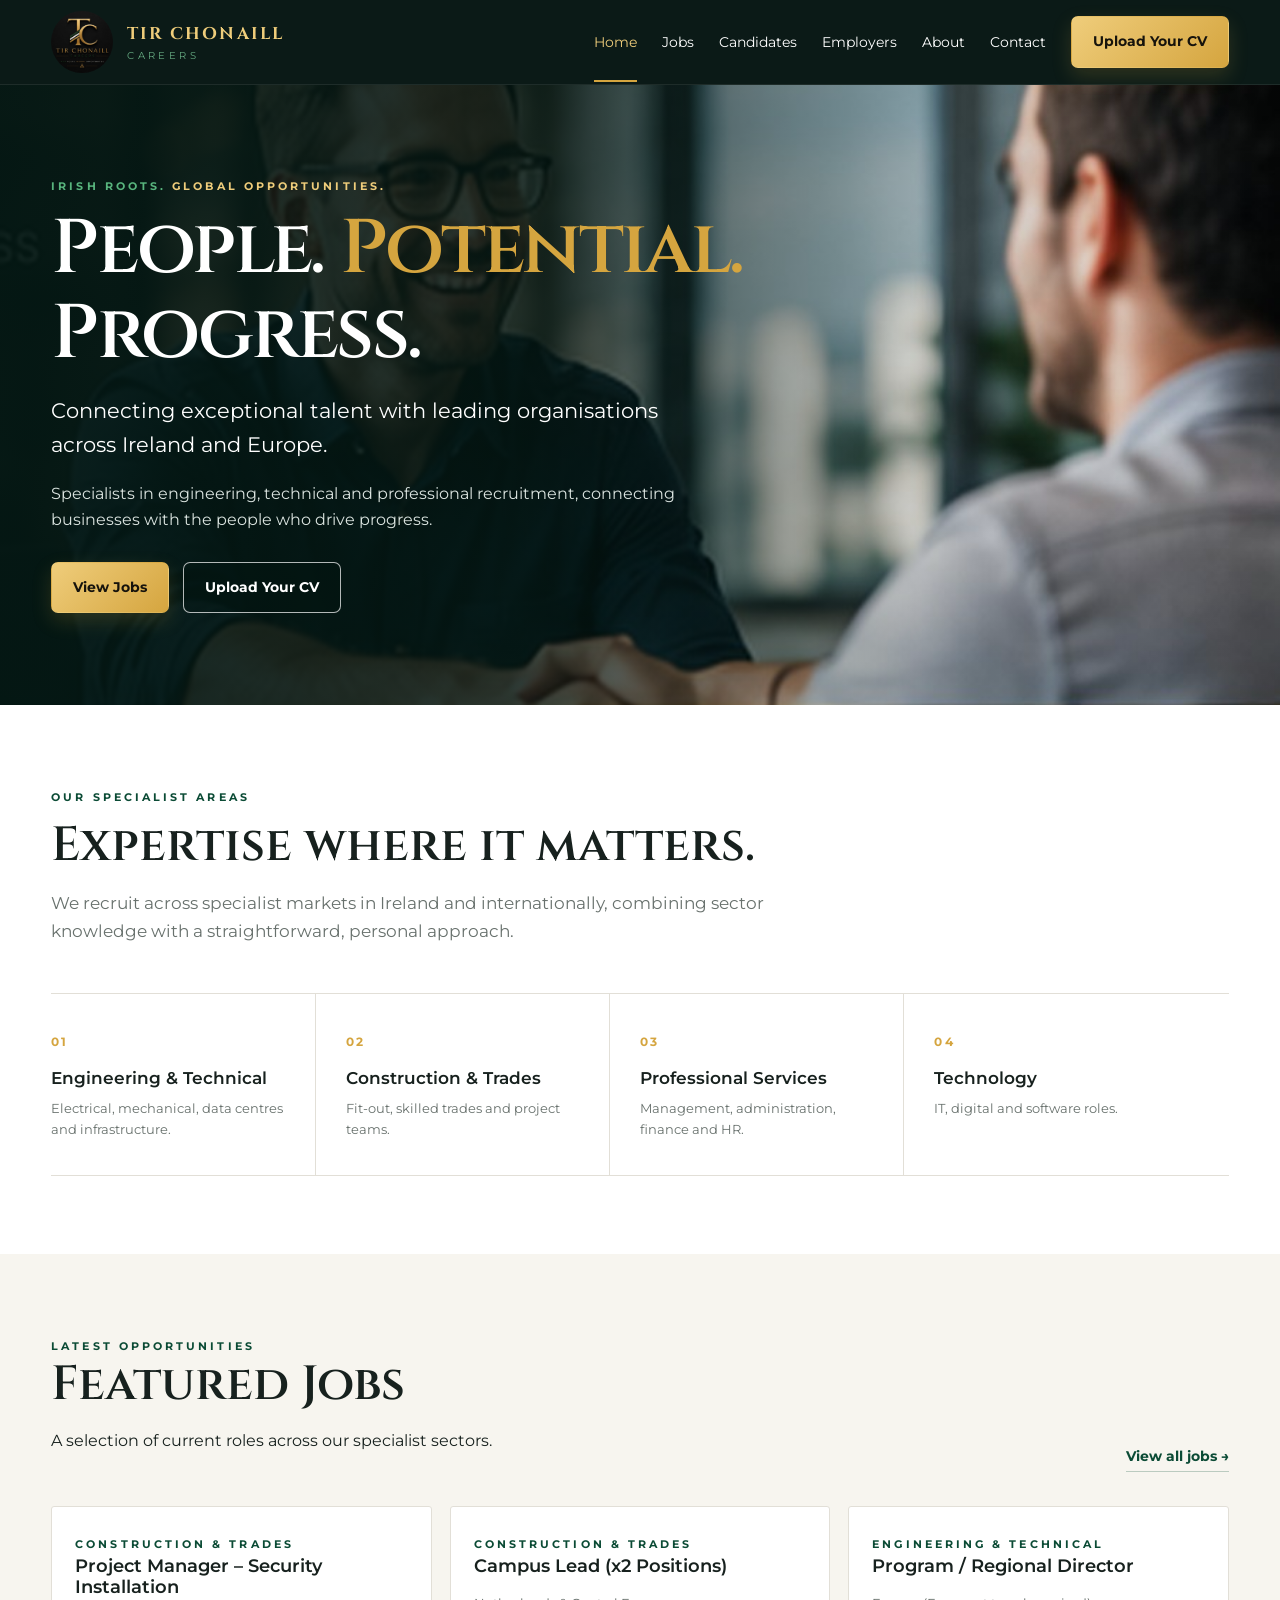
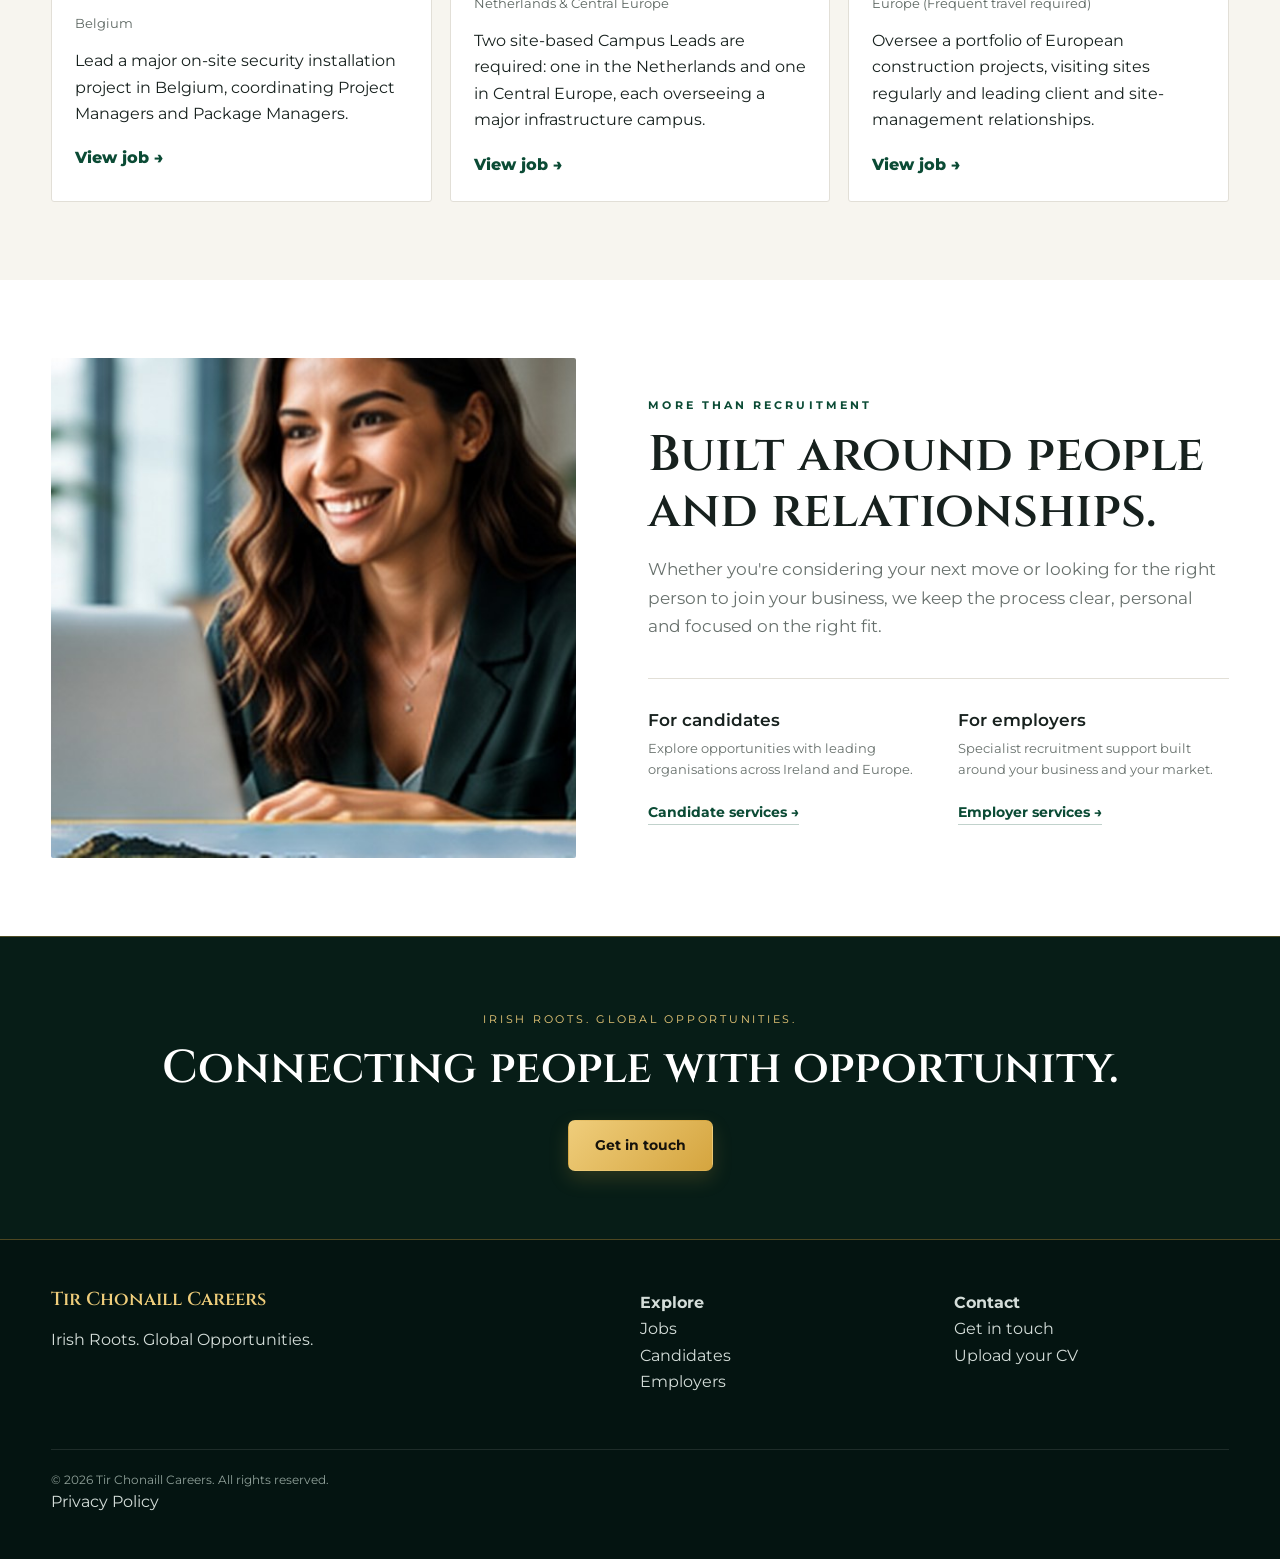
<file: index.html>
<!doctype html><html lang="en"><head><meta name="google-site-verification" content="oLlSqt-VRYolvk8C1aIhvhmVdFATKzh6LWkwGVP81Tw" /><link rel="icon" type="image/jpeg" href="/images/logo.jpg"><meta charset="utf-8"><meta name="viewport" content="width=device-width,initial-scale=1"><meta name="description" content="Tir Chonaill Careers connects exceptional talent with leading organisations across Ireland and Europe."><title>Tir Chonaill Careers | People. Potential. Progress.</title><link rel="stylesheet" href="css/style.css"></head><body>
<header class="header"><div class="container nav"><a class="brand" href="index.html"><img src="images/logo.jpg" alt="Tir Chonaill Careers"><div><strong>TIR CHONAILL</strong><small>CAREERS</small></div></a><button class="mobile-toggle" aria-label="Menu">☰</button><nav class="navlinks"><a class="active" href="index.html">Home</a><a href="jobs.html">Jobs</a><a href="candidates.html">Candidates</a><a href="employers.html">Employers</a><a href="about.html">About</a><a href="contact.html">Contact</a><a class="btn btn-gold" href="apply.html">Upload Your CV</a></nav></div></header>
<main>
<section class="hero hero-refined"><div class="container"><div class="hero-copy refined-copy"><div class="eyebrow"><span>Irish Roots.</span> Global Opportunities.</div><h1>People. <span>Potential.</span> Progress.</h1><p class="hero-lead">Connecting exceptional talent with leading organisations across Ireland and Europe.</p><p>Specialists in engineering, technical and professional recruitment, connecting businesses with the people who drive progress.</p><div class="hero-actions"><a class="btn btn-gold" href="jobs.html">View Jobs</a><a class="btn btn-outline" href="apply.html">Upload Your CV</a></div></div></div></section>
<section class="section sectors-clean"><div class="container"><div class="clean-intro"><span class="eyebrow dark">Our specialist areas</span><h2>Expertise where it matters.</h2><p>We recruit across specialist markets in Ireland and internationally, combining sector knowledge with a straightforward, personal approach.</p></div><div class="sector-list"><article><span>01</span><h3>Engineering &amp; Technical</h3><p>Electrical, mechanical, data centres and infrastructure.</p></article><article><span>02</span><h3>Construction &amp; Trades</h3><p>Fit-out, skilled trades and project teams.</p></article><article><span>03</span><h3>Professional Services</h3><p>Management, administration, finance and HR.</p></article><article><span>04</span><h3>Technology</h3><p>IT, digital and software roles.</p></article></div></div></section>
<section class="section latest-clean"><div class="container"><div class="section-head"><div><span class="eyebrow dark">Latest opportunities</span><h2>Featured Jobs</h2><p>A selection of current roles across our specialist sectors.</p></div><a class="text-link" href="jobs.html">View all jobs →</a></div><div id="featuredJobs" class="jobs-grid"></div></div></section>
<section class="section approach-section"><div class="container approach-grid"><div class="approach-image" role="img" aria-label="Professional recruitment conversation"></div><div class="approach-copy"><span class="eyebrow dark">More than recruitment</span><h2>Built around people and relationships.</h2><p>Whether you're considering your next move or looking for the right person to join your business, we keep the process clear, personal and focused on the right fit.</p><div class="approach-actions"><div><h3>For candidates</h3><p>Explore opportunities with leading organisations across Ireland and Europe.</p><a class="text-link" href="candidates.html">Candidate services →</a></div><div><h3>For employers</h3><p>Specialist recruitment support built around your business and your market.</p><a class="text-link" href="employers.html">Employer services →</a></div></div></div></div></section>
<section class="closing-band"><div class="container"><span>Irish Roots. Global Opportunities.</span><h2>Connecting people with opportunity.</h2><a class="btn btn-gold" href="contact.html">Get in touch</a></div></section>
</main>
<footer class="footer"><div class="container"><div class="footer-grid"><div><h3>Tir Chonaill Careers</h3><p>Irish Roots. Global Opportunities.</p></div><div><b>Explore</b><p><a href="jobs.html">Jobs</a><br><a href="candidates.html">Candidates</a><br><a href="employers.html">Employers</a></p></div><div><b>Contact</b><p><a href="contact.html">Get in touch</a><br><a href="apply.html">Upload your CV</a></p></div></div><div class="copyright">© 2026 Tir Chonaill Careers. All rights reserved.</div><p><a href="privacy.html">Privacy Policy</a></p></div></footer><script src="js/main.js"></script><script src="js/jobs.js"></script></body></html>
</file>
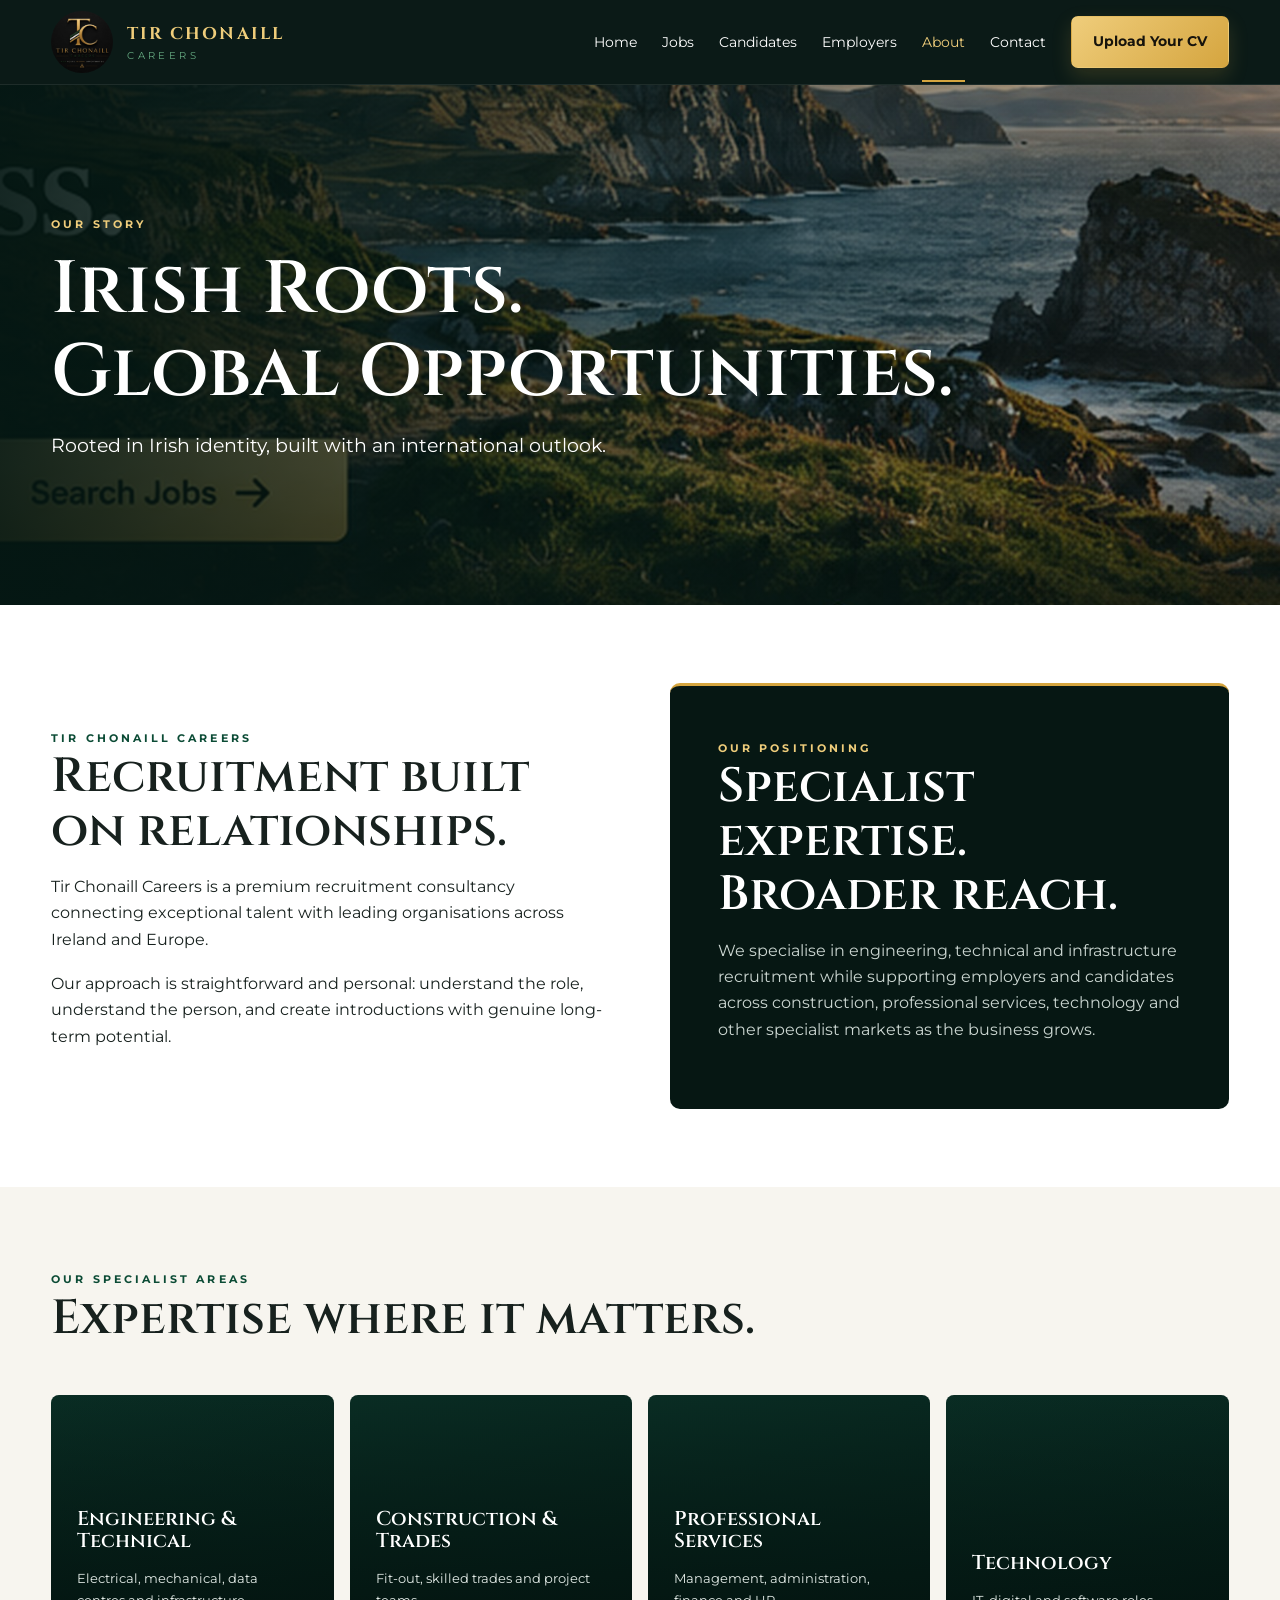
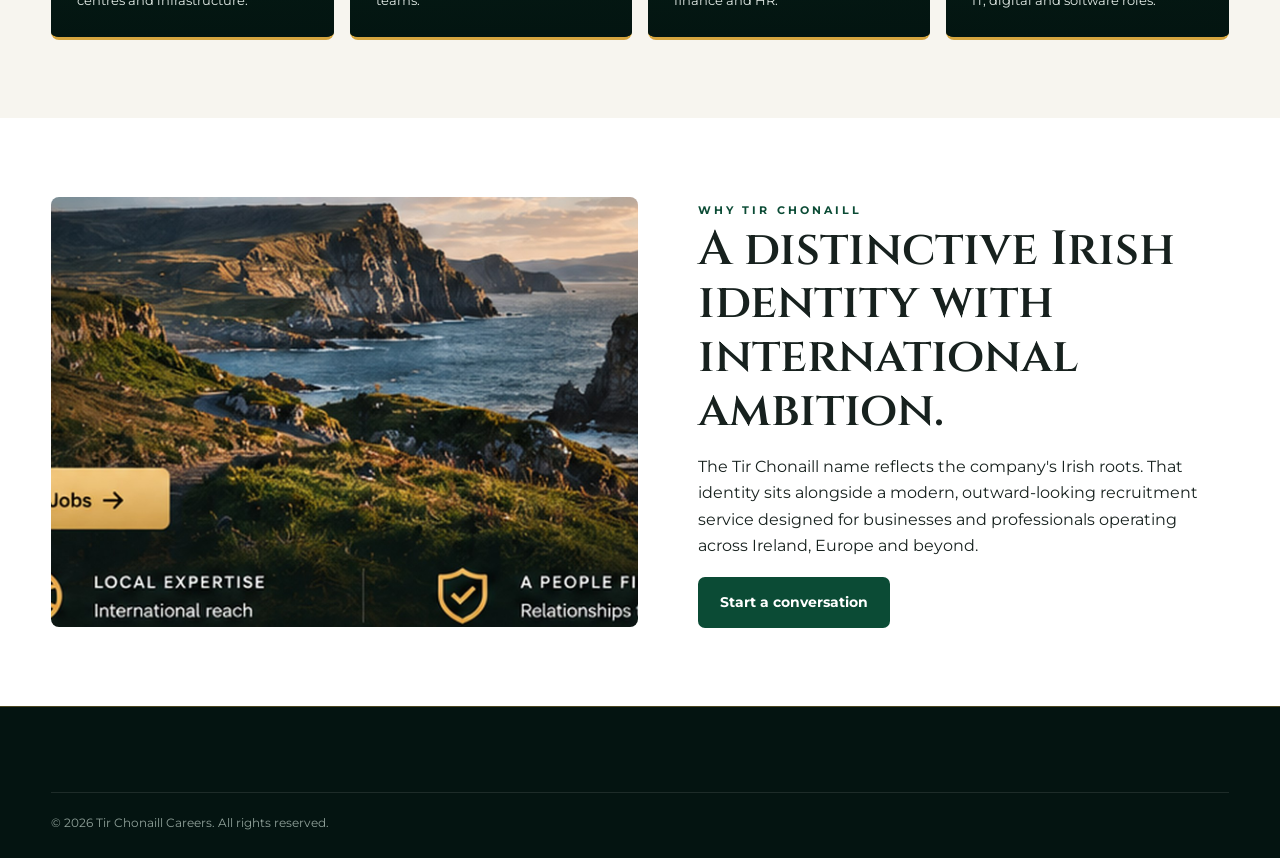
<file: about.html>
<!doctype html><html lang="en"><head><meta charset="utf-8"><meta name="viewport" content="width=device-width,initial-scale=1"><title>About | Tir Chonaill Careers</title><link rel="stylesheet" href="css/style.css"></head><body><header class="header"><div class="container nav"><a class="brand" href="index.html"><img src="images/logo.jpg" alt="Tir Chonaill Careers"><div><strong>TIR CHONAILL</strong><small>CAREERS</small></div></a><button class="mobile-toggle">☰</button><nav class="navlinks"><a href="index.html">Home</a><a href="jobs.html">Jobs</a><a href="candidates.html">Candidates</a><a href="employers.html">Employers</a><a class="active" href="about.html">About</a><a href="contact.html">Contact</a><a class="btn btn-gold" href="apply.html">Upload Your CV</a></nav></div></header>
<section class="about-hero"><div class="container"><span class="eyebrow">Our story</span><h1>Irish Roots.<br>Global Opportunities.</h1><p>Rooted in Irish identity, built with an international outlook.</p></div></section>
<main><section class="section"><div class="container split"><div><span class="eyebrow dark">Tir Chonaill Careers</span><h2>Recruitment built on relationships.</h2><p>Tir Chonaill Careers is a premium recruitment consultancy connecting exceptional talent with leading organisations across Ireland and Europe.</p><p>Our approach is straightforward and personal: understand the role, understand the person, and create introductions with genuine long-term potential.</p></div><div class="panel"><span class="eyebrow">Our positioning</span><h2>Specialist expertise. Broader reach.</h2><p>We specialise in engineering, technical and infrastructure recruitment while supporting employers and candidates across construction, professional services, technology and other specialist markets as the business grows.</p></div></div></section>
<section class="section section-soft"><div class="container"><div class="section-head"><div><span class="eyebrow dark">Our specialist areas</span><h2>Expertise where it matters.</h2></div></div><div class="sector-grid"><article class="sector-card"><h3>Engineering &amp; Technical</h3><p>Electrical, mechanical, data centres and infrastructure.</p></article><article class="sector-card"><h3>Construction &amp; Trades</h3><p>Fit-out, skilled trades and project teams.</p></article><article class="sector-card"><h3>Professional Services</h3><p>Management, administration, finance and HR.</p></article><article class="sector-card"><h3>Technology</h3><p>IT, digital and software roles.</p></article></div></div></section>
<section class="section"><div class="container story-grid"><div class="story-image"></div><div><span class="eyebrow dark">Why Tir Chonaill</span><h2>A distinctive Irish identity with international ambition.</h2><p>The Tir Chonaill name reflects the company's Irish roots. That identity sits alongside a modern, outward-looking recruitment service designed for businesses and professionals operating across Ireland, Europe and beyond.</p><a class="btn btn-green" href="contact.html">Start a conversation</a></div></div></section></main>
<footer class="footer"><div class="container"><div class="copyright">© 2026 Tir Chonaill Careers. All rights reserved.</div></div></footer><script src="js/main.js"></script></body></html>
</file>
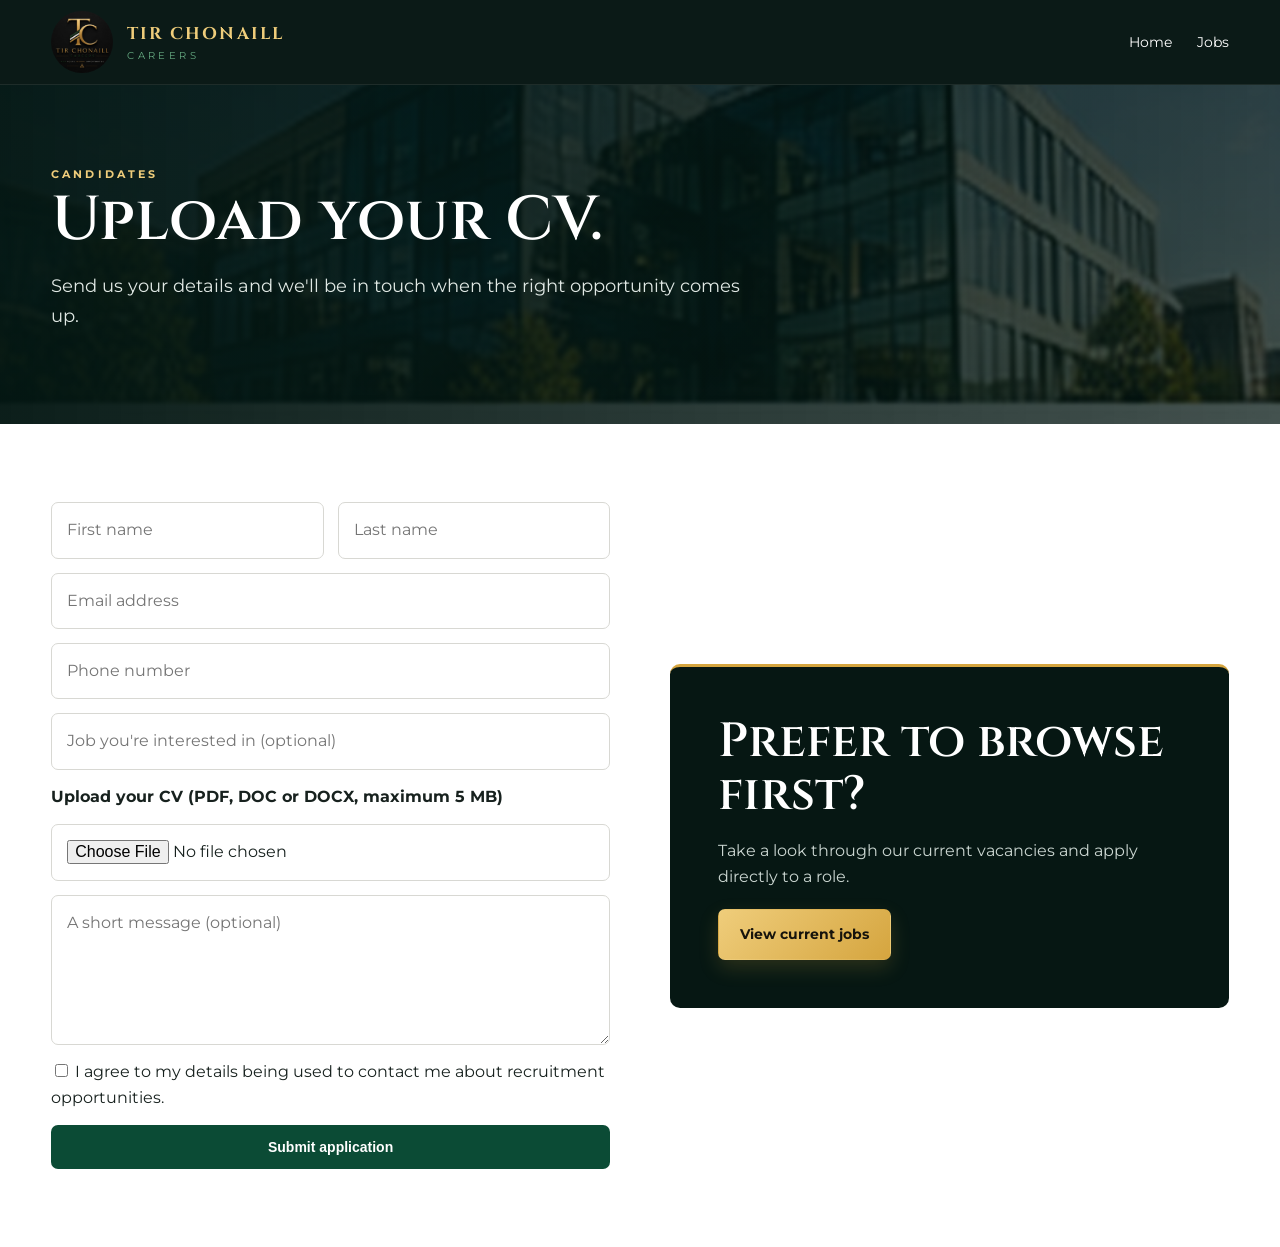
<file: apply.html>
<!doctype html>
<html lang="en">
<head>
  <meta charset="utf-8">
  <meta name="viewport" content="width=device-width,initial-scale=1">
  <title>Upload Your CV | Tir Chonaill Careers</title>
  <link rel="stylesheet" href="css/style.css">
</head>
<body>

<header class="header">
  <div class="container nav">
    <a class="brand" href="index.html">
      <img src="images/logo.jpg" alt="Tir Chonaill Careers">
      <div>
        <strong>TIR CHONAILL</strong>
        <small>CAREERS</small>
      </div>
    </a>
    <nav class="navlinks">
      <a href="index.html">Home</a>
      <a href="jobs.html">Jobs</a>
    </nav>
  </div>
</header>

<section class="page-hero">
  <div class="container">
    <span class="eyebrow">Candidates</span>
    <h1>Upload your CV.</h1>
    <p>Send us your details and we'll be in touch when the right opportunity comes up.</p>
  </div>
</section>

<main class="section">
  <div class="container split">

    <form class="form" id="applicationForm">

      <div class="form-row">
        <input class="input" name="first_name" required
               maxlength="100" placeholder="First name"
               autocomplete="given-name">

        <input class="input" name="last_name" required
               maxlength="100" placeholder="Last name"
               autocomplete="family-name">
      </div>

      <input class="input" type="email" name="email" required
             maxlength="254" placeholder="Email address"
             autocomplete="email">

      <input class="input" type="tel" name="phone"
             maxlength="50" placeholder="Phone number"
             autocomplete="tel">

      <input class="input" id="jobField" name="job_title"
             maxlength="200"
             placeholder="Job you're interested in (optional)">

      <label for="cvFile"><strong>Upload your CV (PDF, DOC or DOCX, maximum 5 MB)</strong></label>
      <input class="input" id="cvFile" name="cv" type="file"
             accept=".pdf,.doc,.docx" required>

      <textarea name="message" maxlength="3000"
                placeholder="A short message (optional)"></textarea>

      <!-- Spam-trap field: hidden from ordinary visitors -->
      <div style="position:absolute;left:-9999px"
           aria-hidden="true">
        <label for="websiteField">Website</label>
        <input id="websiteField" name="website" type="text"
               tabindex="-1" autocomplete="off">
      </div>

      <label>
        <input type="checkbox" name="consent" value="yes" required>
        I agree to my details being used to contact me about
        recruitment opportunities.
      </label>

      <button class="btn btn-green" id="submitButton" type="submit">
        Submit application
      </button>

      <div id="formStatus" class="notice" role="status"
           aria-live="polite" hidden></div>

    </form>

    <div class="panel">
      <h2>Prefer to browse first?</h2>
      <p>Take a look through our current vacancies and apply directly to a role.</p>
      <a class="btn btn-gold" href="jobs.html">View current jobs</a>
    </div>

  </div>
</main>

<script>
  const FUNCTION_URL =
    "https://wqybomkrofcctkpgrqdf.supabase.co/functions/v1/submit-application";

  const form = document.getElementById("applicationForm");
  const button = document.getElementById("submitButton");
  const status = document.getElementById("formStatus");
  const cvInput = document.getElementById("cvFile");

  const job = new URLSearchParams(window.location.search).get("job");
  if (job) {
    document.getElementById("jobField").value = job.slice(0, 200);
  }

  function showStatus(message) {
    status.textContent = message;
    status.hidden = false;
  }

  form.addEventListener("submit", async (event) => {
    event.preventDefault();

    if (!form.reportValidity()) return;

    const cv = cvInput.files[0];
    const maxSize = 5 * 1024 * 1024;
    const validExtensions = /\.(pdf|doc|docx)$/i;

    if (!cv || cv.size === 0 || cv.size > maxSize) {
      showStatus("Please select a CV smaller than 5 MB.");
      return;
    }

    if (!validExtensions.test(cv.name)) {
      showStatus("Please upload a PDF, DOC or DOCX file.");
      return;
    }

    const data = new FormData(form);

    button.disabled = true;
    button.textContent = "Submitting application...";
    showStatus("Uploading your CV securely. Please wait...");

    try {
      const response = await fetch(FUNCTION_URL, {
        method: "POST",
        body: data
      });

      let result = {};
      try {
        result = await response.json();
      } catch (_) {
        // Handle non-JSON server errors below.
      }

      if (!response.ok || result.success !== true) {
        throw new Error(
          result.error || "Your application could not be submitted. Please try again."
        );
      }

      showStatus(
        "Thank you! Your application and CV have been submitted successfully."
      );

      form.reset();

    } catch (error) {
      showStatus(
        error.message ||
        "Something went wrong. Please try again later."
      );
    } finally {
      button.disabled = false;
      button.textContent = "Submit application";
    }
  });
</script>

</body>
</html>
</file>
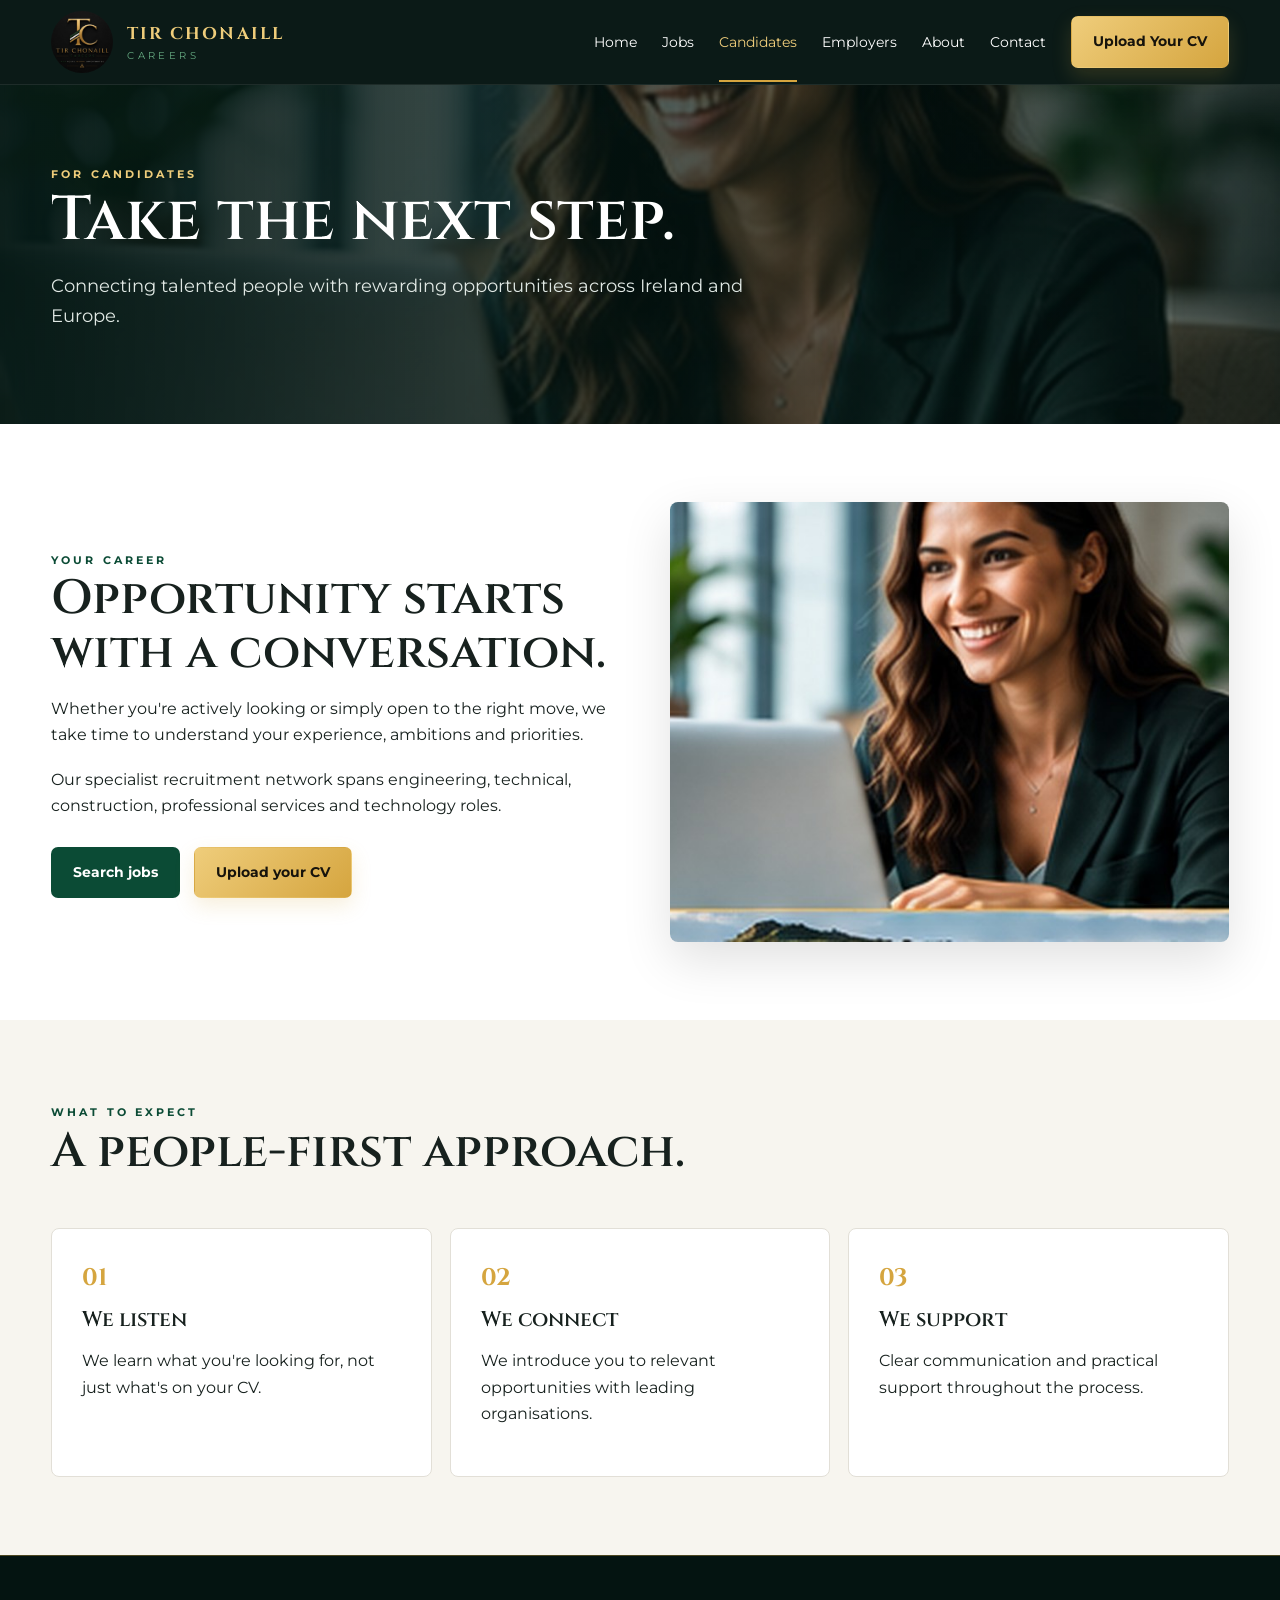
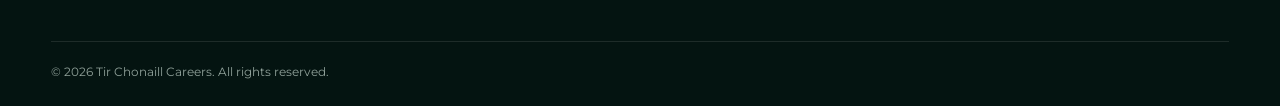
<file: candidates.html>
<!doctype html><html lang="en"><head><meta charset="utf-8"><meta name="viewport" content="width=device-width,initial-scale=1"><title>Candidates | Tir Chonaill Careers</title><link rel="stylesheet" href="css/style.css"></head><body><header class="header"><div class="container nav"><a class="brand" href="index.html"><img src="images/logo.jpg" alt="Tir Chonaill Careers"><div><strong>TIR CHONAILL</strong><small>CAREERS</small></div></a><button class="mobile-toggle">☰</button><nav class="navlinks"><a href="index.html">Home</a><a href="jobs.html">Jobs</a><a class="active" href="candidates.html">Candidates</a><a href="employers.html">Employers</a><a href="about.html">About</a><a href="contact.html">Contact</a><a class="btn btn-gold" href="apply.html">Upload Your CV</a></nav></div></header><section class="page-hero candidate-page"><div class="container"><span class="eyebrow">For candidates</span><h1>Take the next step.</h1><p>Connecting talented people with rewarding opportunities across Ireland and Europe.</p></div></section><main><section class="section"><div class="container split"><div><span class="eyebrow dark">Your career</span><h2>Opportunity starts with a conversation.</h2><p>Whether you're actively looking or simply open to the right move, we take time to understand your experience, ambitions and priorities.</p><p>Our specialist recruitment network spans engineering, technical, construction, professional services and technology roles.</p><div class="hero-actions"><a class="btn btn-green" href="jobs.html">Search jobs</a><a class="btn btn-gold" href="apply.html">Upload your CV</a></div></div><div class="image-panel candidate-panel"></div></div></section><section class="section section-soft"><div class="container"><div class="section-head"><div><span class="eyebrow dark">What to expect</span><h2>A people-first approach.</h2></div></div><div class="three-grid"><div class="info-card"><b>01</b><h3>We listen</h3><p>We learn what you're looking for, not just what's on your CV.</p></div><div class="info-card"><b>02</b><h3>We connect</h3><p>We introduce you to relevant opportunities with leading organisations.</p></div><div class="info-card"><b>03</b><h3>We support</h3><p>Clear communication and practical support throughout the process.</p></div></div></div></section></main><footer class="footer"><div class="container"><div class="copyright">© 2026 Tir Chonaill Careers. All rights reserved.</div></div></footer><script src="js/main.js"></script></body></html>
</file>
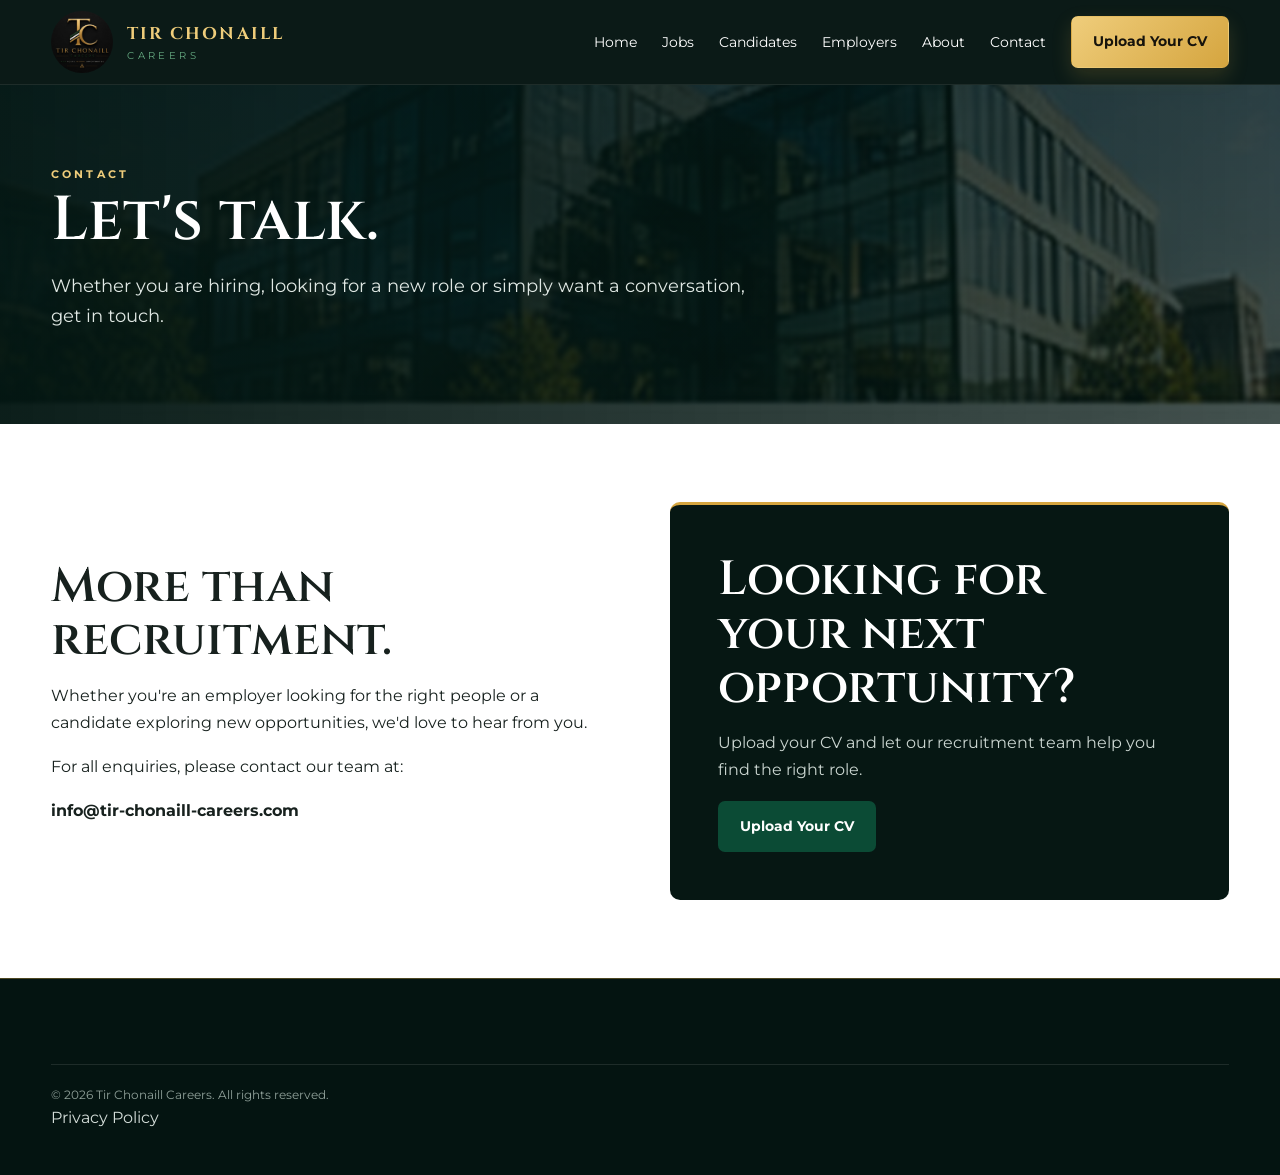
<file: contact.html>
<!doctype html>
<html lang="en">
<head>
  <meta charset="utf-8">
  <meta name="viewport" content="width=device-width,initial-scale=1">
  <title>Contact | Tir Chonaill Careers</title>
  <link rel="icon" type="image/jpeg" href="/images/logo.jpg">
  <link rel="stylesheet" href="css/style.css">
</head>
<body>

<header class="header">
  <div class="container nav">
    <a class="brand" href="index.html">
      <img src="images/logo.jpg" alt="Tir Chonaill Careers">
      <div>
        <strong>TIR CHONAILL</strong>
        <small>CAREERS</small>
      </div>
    </a>

    <button class="mobile-toggle" aria-label="Toggle menu">☰</button>

    <nav class="navlinks">
      <a href="index.html">Home</a>
      <a href="jobs.html">Jobs</a>
      <a href="candidates.html">Candidates</a>
      <a href="employers.html">Employers</a>
      <a href="about.html">About</a>
      <a href="contact.html">Contact</a>
      <a class="btn btn-gold" href="apply.html">Upload Your CV</a>
    </nav>
  </div>
</header>

<section class="page-hero">
  <div class="container">
    <span class="eyebrow">Contact</span>
    <h1>Let's talk.</h1>
    <p>
      Whether you are hiring, looking for a new role or simply
      want a conversation, get in touch.
    </p>
  </div>
</section>

<main class="section">
  <div class="container split">

    <div>
      <h2>More than recruitment.</h2>
      <p>
        Whether you're an employer looking for the right people
        or a candidate exploring new opportunities, we'd love
        to hear from you.
      </p>
      <p>
        For all enquiries, please contact our team at:
      </p>
      <p>
        <a href="mailto:info@tir-chonaill-careers.com">
          <strong>info@tir-chonaill-careers.com</strong>
        </a>
      </p>
    </div>

    <div class="panel">
      <h2>Looking for your next opportunity?</h2>
      <p>
        Upload your CV and let our recruitment team help you
        find the right role.
      </p>
      <a class="btn btn-green" href="apply.html">
        Upload Your CV
      </a>
    </div>

  </div>
</main>

<footer class="footer">
  <div class="container">
    <div class="copyright">
      © 2026 Tir Chonaill Careers. All rights reserved.
    </div>
    <p>
      <a href="privacy.html">Privacy Policy</a>
    </p>
  </div>
</footer>

<script src="js/main.js"></script>
</body>
</html>
</file>
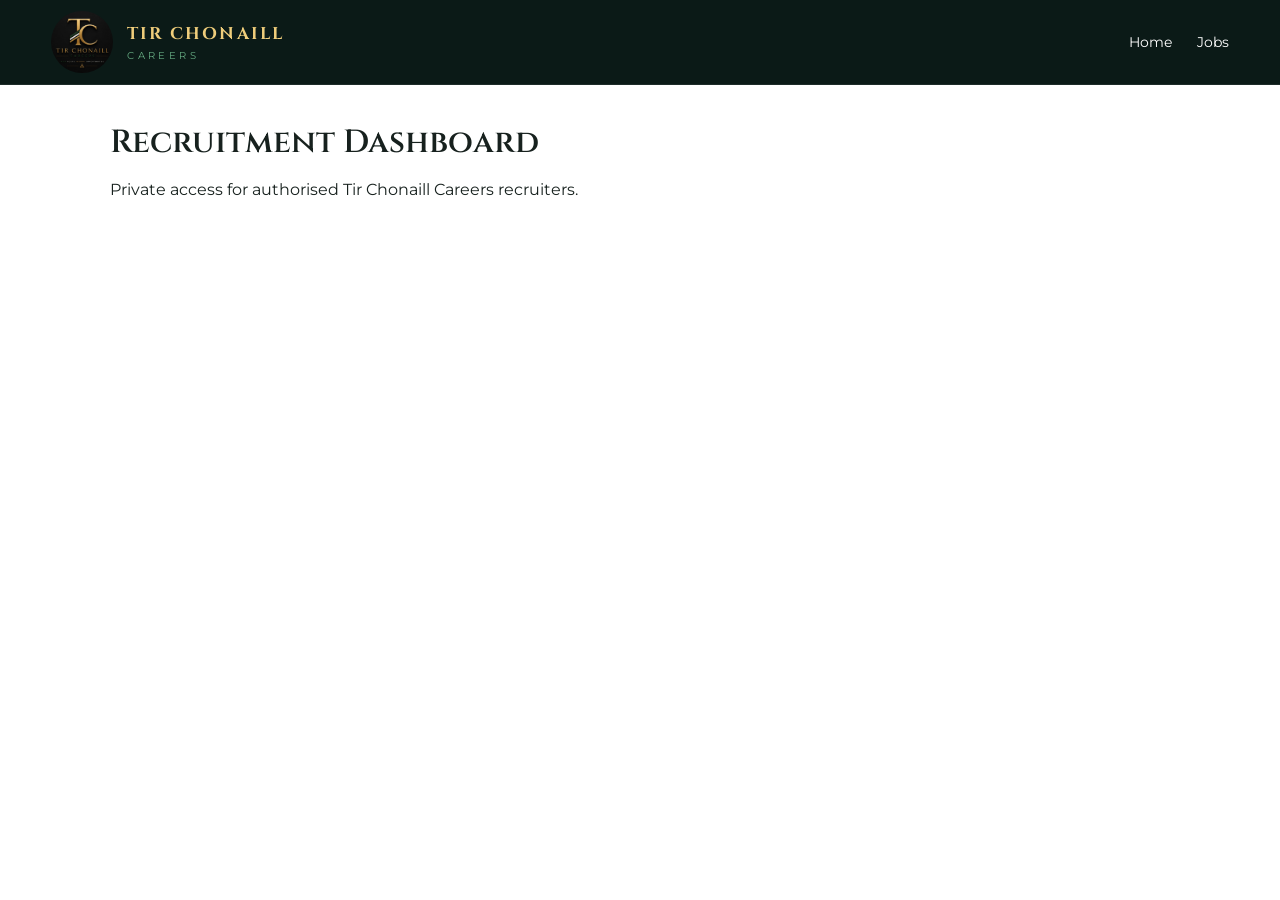
<file: dashboard.html>
<!doctype html>
<html lang="en">
<head>
  <meta charset="utf-8">
  <meta name="viewport" content="width=device-width,initial-scale=1">
  <title>Recruitment Dashboard | Tir Chonaill Careers</title>
  <link rel="stylesheet" href="css/style.css">
  <style>
    .dashboard-wrap{max-width:1100px;margin:0 auto;padding:40px 20px 80px}
    .dashboard-card{background:#fff;border:1px solid #ddd;border-radius:12px;padding:24px;margin-bottom:20px}
    .dashboard-card h2{margin-top:0}
    .dashboard-input{display:block;width:100%;padding:12px;margin:10px 0;border:1px solid #ccc;border-radius:6px;font:inherit}
    .dashboard-button{padding:11px 18px;border:0;border-radius:6px;background:#164c3a;color:white;cursor:pointer;font:inherit}
    .dashboard-button:disabled{opacity:.6;cursor:wait}
    .dashboard-table-wrap{overflow-x:auto}
    .dashboard-table{width:100%;border-collapse:collapse;text-align:left}
    .dashboard-table th,.dashboard-table td{padding:14px 10px;border-bottom:1px solid #e5e5e5;vertical-align:top}
    .dashboard-table th{font-size:.85rem;color:#555}
    .dashboard-table td{font-size:.95rem}
    .dashboard-table button{white-space:nowrap}
    .dashboard-message{padding:12px;border-radius:6px;background:#f3f5f4;margin:12px 0}
    .dashboard-top{display:flex;justify-content:space-between;align-items:center;gap:16px;flex-wrap:wrap}
    .dashboard-count{font-size:1.1rem;font-weight:600}
    .dashboard-muted{color:#666;font-size:.9rem}
    @media(max-width:600px){.dashboard-wrap{padding:25px 15px}.dashboard-card{padding:16px}}
  </style>
</head>
<body>

<header class="header">
  <div class="container nav">
    <a class="brand" href="index.html">
      <img src="images/logo.jpg" alt="Tir Chonaill Careers">
      <div><strong>TIR CHONAILL</strong><small>CAREERS</small></div>
    </a>
    <nav class="navlinks">
      <a href="index.html">Home</a>
      <a href="jobs.html">Jobs</a>
    </nav>
  </div>
</header>

<main class="dashboard-wrap">
  <h1>Recruitment Dashboard</h1>
  <p>Private access for authorised Tir Chonaill Careers recruiters.</p>

  <section id="loginSection" class="dashboard-card" hidden>
    <h2>Recruiter sign in</h2>
    <form id="loginForm">
      <label for="email">Email address</label>
      <input id="email" class="dashboard-input" type="email"
             autocomplete="username" required>

      <label for="password">Password</label>
      <input id="password" class="dashboard-input" type="password"
             autocomplete="current-password" required>

      <button id="loginButton" class="dashboard-button" type="submit">
        Sign in
      </button>
    </form>
    <p class="dashboard-muted">
      Use the email address and password associated with your recruiter account.
    </p>
  </section>

  <section id="dashboardSection" hidden>
    <div class="dashboard-card">
      <div class="dashboard-top">
        <div>
          <h2>Candidate applications</h2>
          <div id="applicationCount" class="dashboard-count"></div>
          <div id="signedInAs" class="dashboard-muted"></div>
        </div>
        <button id="signOutButton" class="dashboard-button" type="button">
          Sign out
        </button>
      </div>

      <label for="searchInput">Search applications</label>
      <input id="searchInput" class="dashboard-input"
             type="search" placeholder="Search by name, email or job title">

      <div class="dashboard-table-wrap">
        <table class="dashboard-table">
          <thead>
            <tr>
              <th>Received</th>
              <th>Candidate</th>
              <th>Job</th>
              <th>Contact</th>
              <th>CV</th>
            </tr>
          </thead>
          <tbody id="applicationsBody"></tbody>
        </table>
      </div>
    </div>
  </section>

  <div id="statusMessage" class="dashboard-message"
       role="status" aria-live="polite" hidden></div>
</main>

<script type="module">
  import { createClient } from
    "https://esm.sh/@supabase/supabase-js@2";

  const supabase = createClient(
    "https://wqybomkrofcctkpgrqdf.supabase.co",
    "sb_publishable_SKJ0iSUfbHTuyHkgIEgRMw_gqRWVfPA"
  );

  const authorisedEmails = new Set([
    "shaun@tir-chonaill-careers.com",
    "donal@tir-chonaill-careers.com"
  ]);

  const loginSection = document.getElementById("loginSection");
  const dashboardSection = document.getElementById("dashboardSection");
  const loginForm = document.getElementById("loginForm");
  const loginButton = document.getElementById("loginButton");
  const statusMessage = document.getElementById("statusMessage");
  const searchInput = document.getElementById("searchInput");
  const applicationsBody = document.getElementById("applicationsBody");

  let applications = [];

  function showStatus(message) {
    statusMessage.textContent = message;
    statusMessage.hidden = !message;
  }

  function showLogin() {
    applications = [];
    applicationsBody.replaceChildren();
    dashboardSection.hidden = true;
    loginSection.hidden = false;
  }

  function makeCell(text) {
    const td = document.createElement("td");
    td.textContent = text ?? "";
    return td;
  }

  function renderApplications() {
    const query = searchInput.value.trim().toLowerCase();

    const filtered = applications.filter((item) =>
      [item.full_name, item.email, item.job_title, item.phone]
        .some((value) => String(value ?? "").toLowerCase().includes(query))
    );

    applicationsBody.replaceChildren();
    document.getElementById("applicationCount").textContent =
      `${filtered.length} application${filtered.length === 1 ? "" : "s"}`;

    if (!filtered.length) {
      const tr = document.createElement("tr");
      const td = makeCell(
        applications.length ? "No matching applications." : "No applications yet."
      );
      td.colSpan = 5;
      tr.appendChild(td);
      applicationsBody.appendChild(tr);
      return;
    }

    for (const item of filtered) {
      const tr = document.createElement("tr");

      const date = item.created_at
        ? new Date(item.created_at).toLocaleDateString("en-GB")
        : "";

      tr.appendChild(makeCell(date));

      const candidateCell = document.createElement("td");
      const name = document.createElement("strong");
      name.textContent = item.full_name || "Unnamed candidate";
      candidateCell.appendChild(name);

      if (item.message) {
        const message = document.createElement("p");
        message.className = "dashboard-muted";
        message.textContent = item.message;
        candidateCell.appendChild(message);
      }

      tr.appendChild(candidateCell);
      tr.appendChild(makeCell(item.job_title || "General application"));

      const contactCell = document.createElement("td");
      const emailLink = document.createElement("a");
      emailLink.href = `mailto:${item.email || ""}`;
      emailLink.textContent = item.email || "";
      contactCell.appendChild(emailLink);

      if (item.phone) {
        const phone = document.createElement("div");
        phone.textContent = item.phone;
        contactCell.appendChild(phone);
      }

      tr.appendChild(contactCell);

      const cvCell = document.createElement("td");
      const downloadButton = document.createElement("button");
      downloadButton.type = "button";
      downloadButton.className = "dashboard-button";
      downloadButton.textContent = "Download CV";

      downloadButton.addEventListener("click", async () => {
        downloadButton.disabled = true;
        downloadButton.textContent = "Preparing...";

        try {
          const { data, error } = await supabase.storage
            .from("candidate-cvs")
            .createSignedUrl(item.cv_path, 60);

          if (error || !data?.signedUrl) {
            throw error || new Error("Could not create download link");
          }

          const link = document.createElement("a");
          link.href = data.signedUrl;
          link.target = "_blank";
          link.rel = "noopener noreferrer";
          link.click();
        } catch (error) {
          showStatus("CV download failed: " + error.message);
        } finally {
          downloadButton.disabled = false;
          downloadButton.textContent = "Download CV";
        }
      });

      cvCell.appendChild(downloadButton);
      tr.appendChild(cvCell);
      applicationsBody.appendChild(tr);
    }
  }

  async function loadApplications() {
    showStatus("Loading applications...");

    const { data, error } = await supabase
      .from("job_applications")
      .select("id,created_at,full_name,email,phone,job_title,message,cv_path")
      .order("created_at", { ascending: false })
      .limit(500);

    if (error) {
      showStatus("Could not load applications: " + error.message);
      return;
    }

    applications = data || [];
    renderApplications();
    showStatus("");
  }

  async function checkSession() {
    const { data: { user }, error } = await supabase.auth.getUser();

    if (error || !user ||
        !authorisedEmails.has((user.email || "").toLowerCase())) {
      showLogin();
      return;
    }

    loginSection.hidden = true;
    dashboardSection.hidden = false;
    document.getElementById("signedInAs").textContent =
      `Signed in as ${user.email}`;

    await loadApplications();
  }

  loginForm.addEventListener("submit", async (event) => {
    event.preventDefault();

    loginButton.disabled = true;
    showStatus("Signing in...");

    const email = document.getElementById("email").value.trim();
    const password = document.getElementById("password").value;

    const { error } = await supabase.auth.signInWithPassword({
      email, password
    });

    loginButton.disabled = false;

    if (error) {
      showStatus("Sign in failed: " + error.message);
      return;
    }

    loginForm.reset();
    showStatus("");
    await checkSession();
  });

  document.getElementById("signOutButton")
    .addEventListener("click", async () => {
      await supabase.auth.signOut();
      showStatus("");
      showLogin();
    });

  searchInput.addEventListener("input", renderApplications);

  await checkSession();
</script>

</body>
</html>
</file>
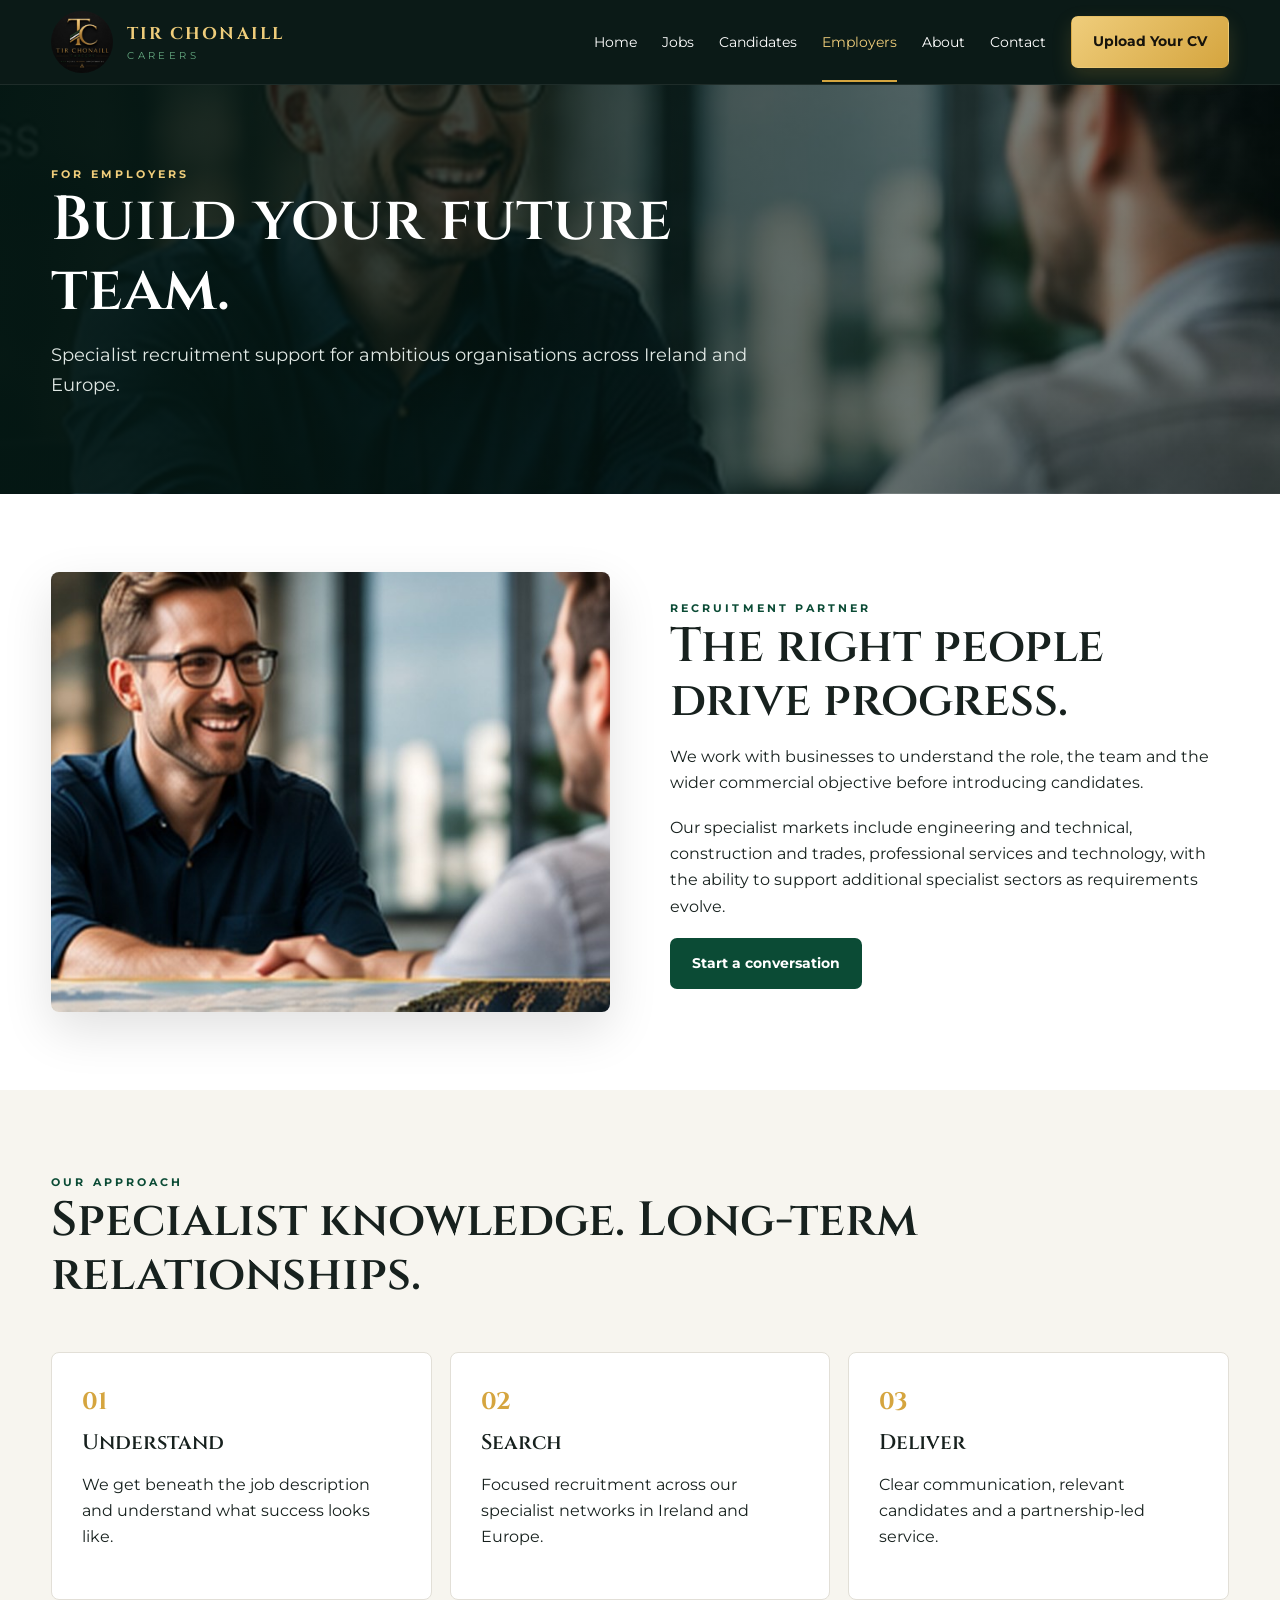
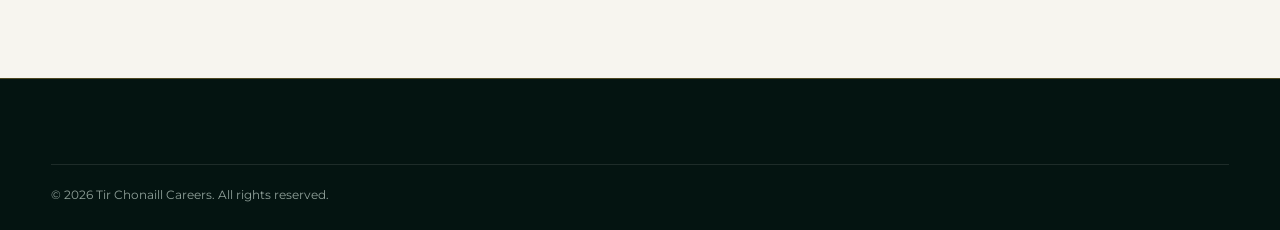
<file: employers.html>
<!doctype html><html lang="en"><head><meta charset="utf-8"><meta name="viewport" content="width=device-width,initial-scale=1"><title>Employers | Tir Chonaill Careers</title><link rel="stylesheet" href="css/style.css"></head><body><header class="header"><div class="container nav"><a class="brand" href="index.html"><img src="images/logo.jpg" alt="Tir Chonaill Careers"><div><strong>TIR CHONAILL</strong><small>CAREERS</small></div></a><button class="mobile-toggle">☰</button><nav class="navlinks"><a href="index.html">Home</a><a href="jobs.html">Jobs</a><a href="candidates.html">Candidates</a><a class="active" href="employers.html">Employers</a><a href="about.html">About</a><a href="contact.html">Contact</a><a class="btn btn-gold" href="apply.html">Upload Your CV</a></nav></div></header><section class="page-hero employer-page"><div class="container"><span class="eyebrow">For employers</span><h1>Build your future team.</h1><p>Specialist recruitment support for ambitious organisations across Ireland and Europe.</p></div></section><main><section class="section"><div class="container split"><div class="image-panel employer-panel"></div><div><span class="eyebrow dark">Recruitment partner</span><h2>The right people drive progress.</h2><p>We work with businesses to understand the role, the team and the wider commercial objective before introducing candidates.</p><p>Our specialist markets include engineering and technical, construction and trades, professional services and technology, with the ability to support additional specialist sectors as requirements evolve.</p><a class="btn btn-green" href="contact.html">Start a conversation</a></div></div></section><section class="section section-soft"><div class="container"><div class="section-head"><div><span class="eyebrow dark">Our approach</span><h2>Specialist knowledge. Long-term relationships.</h2></div></div><div class="three-grid"><div class="info-card"><b>01</b><h3>Understand</h3><p>We get beneath the job description and understand what success looks like.</p></div><div class="info-card"><b>02</b><h3>Search</h3><p>Focused recruitment across our specialist networks in Ireland and Europe.</p></div><div class="info-card"><b>03</b><h3>Deliver</h3><p>Clear communication, relevant candidates and a partnership-led service.</p></div></div></div></section></main><footer class="footer"><div class="container"><div class="copyright">© 2026 Tir Chonaill Careers. All rights reserved.</div></div></footer><script src="js/main.js"></script></body></html>
</file>
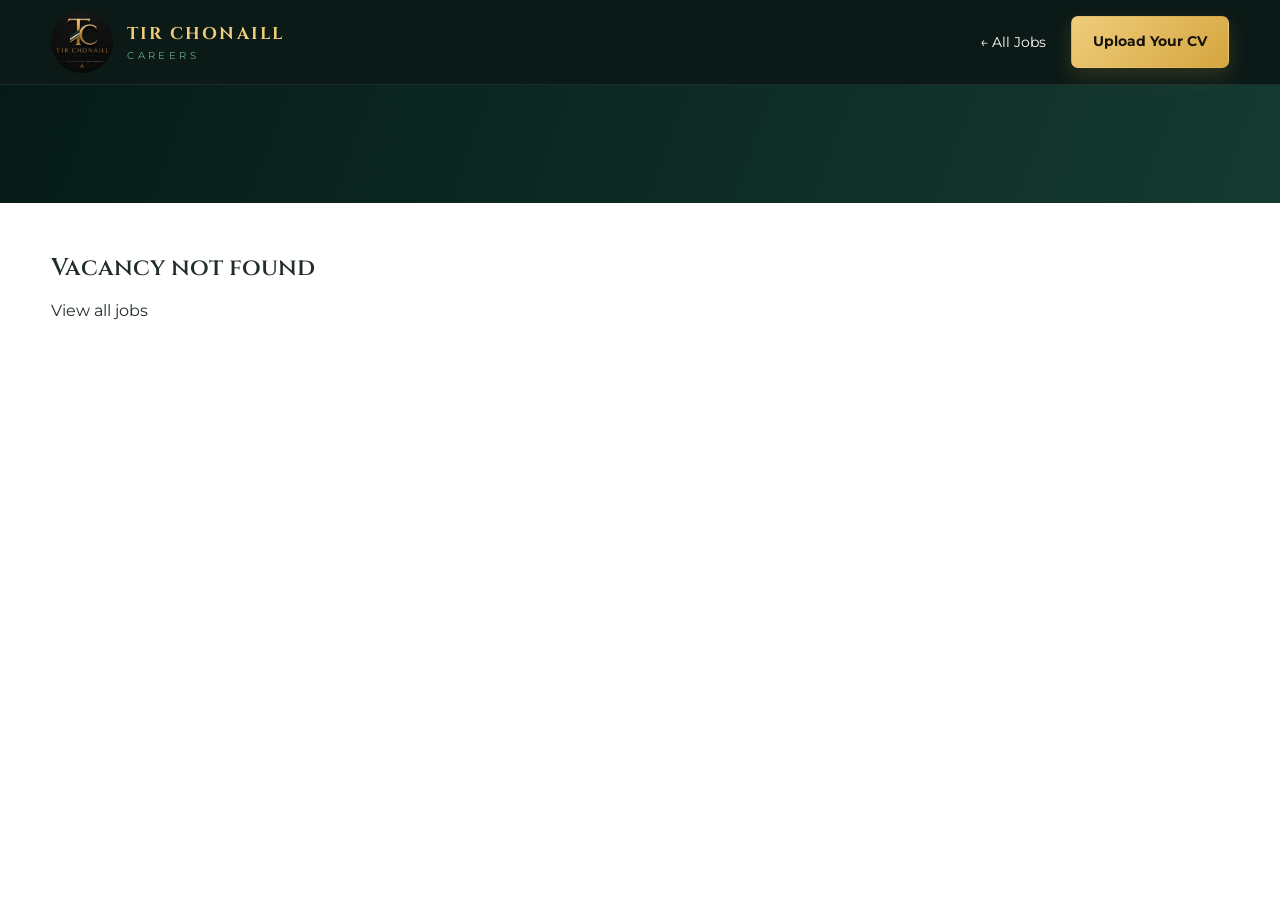
<file: job.html>
<!doctype html><html lang="en"><head><meta charset="utf-8"><meta name="viewport" content="width=device-width,initial-scale=1"><title>Vacancy | Tir Chonaill Careers</title><link rel="stylesheet" href="css/style.css"></head><body><header class="header"><div class="container nav"><a class="brand" href="index.html"><img src="images/logo.jpg"><div><strong>TIR CHONAILL</strong><small>CAREERS</small></div></a><nav class="navlinks"><a href="jobs.html">← All Jobs</a><a class="btn btn-gold" href="apply.html">Upload Your CV</a></nav></div></header><main><section class="page-hero job-title-hero"><div class="container" id="jobHeading"></div></section><section class="job-description-section"><div class="container"><div id="jobDetail" class="job-detail-panel"></div></div></section></main><script src="js/jobs.js"></script></body></html>
</file>
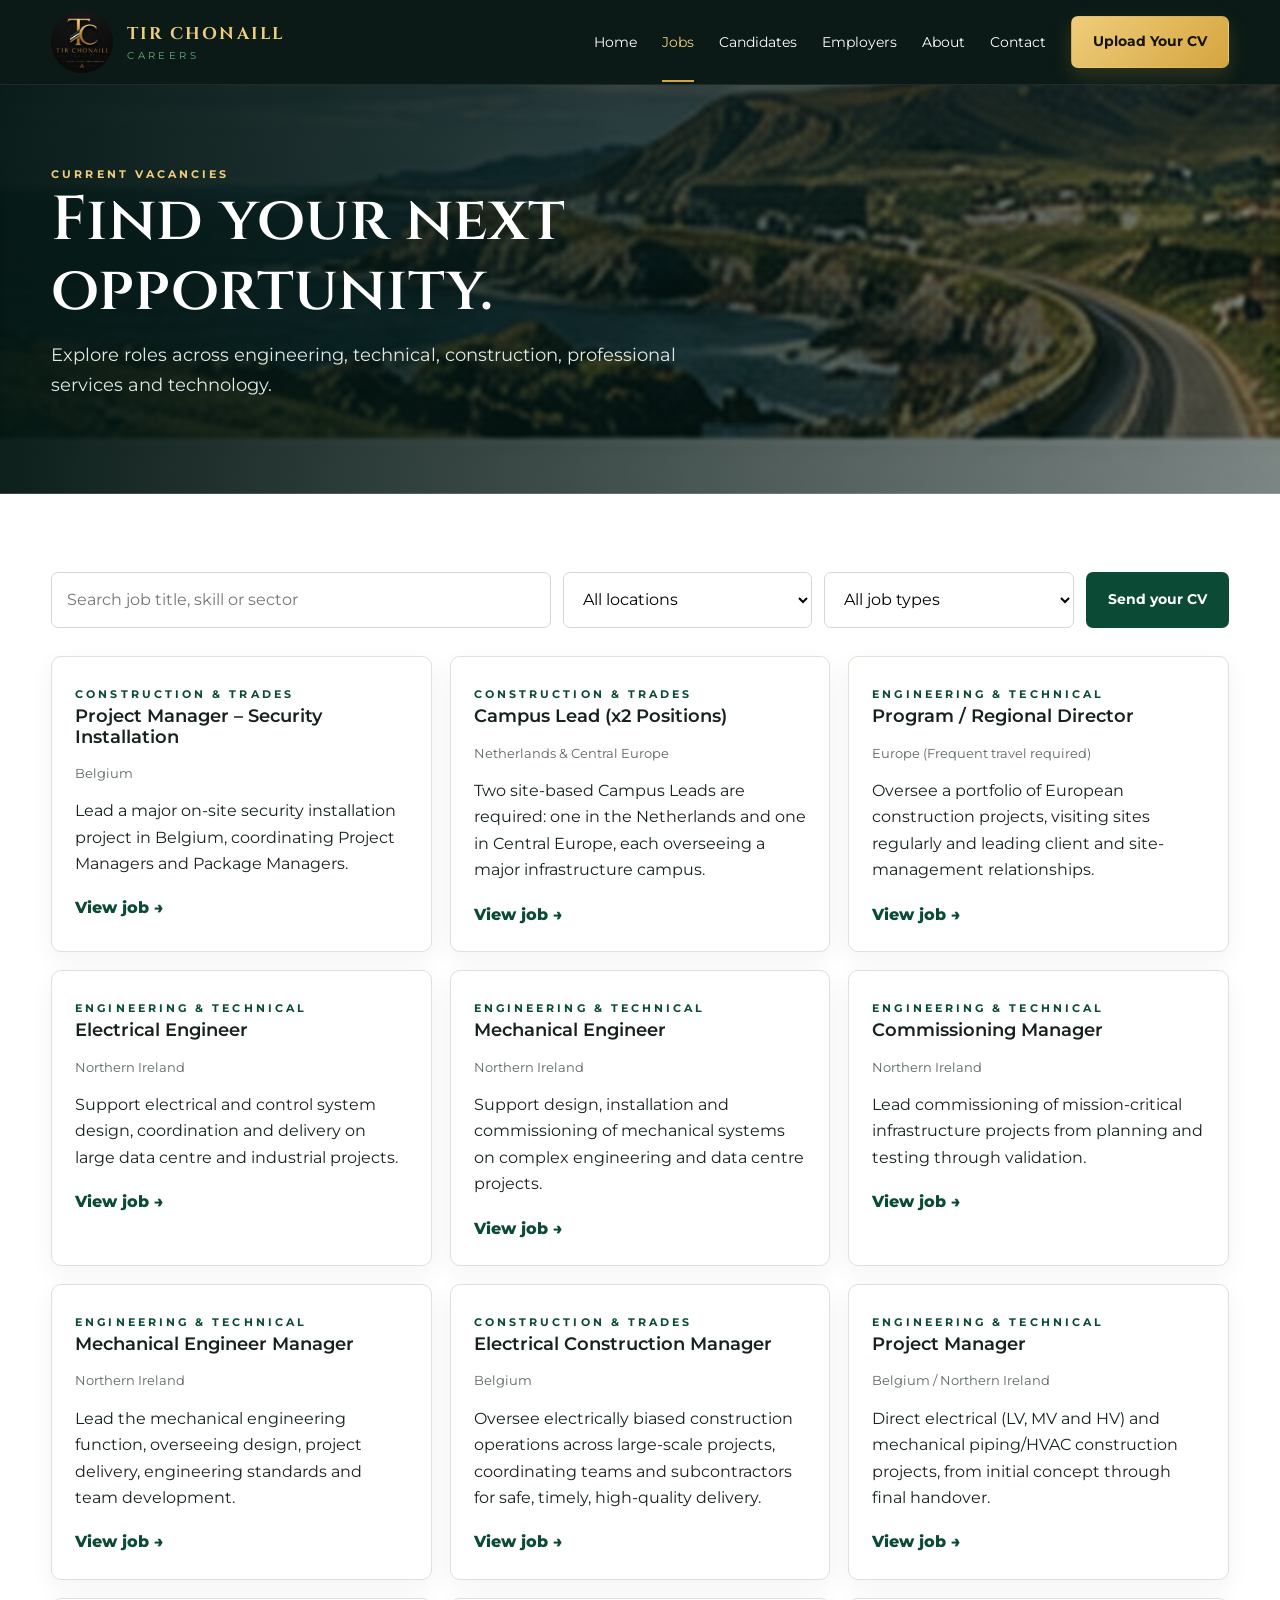
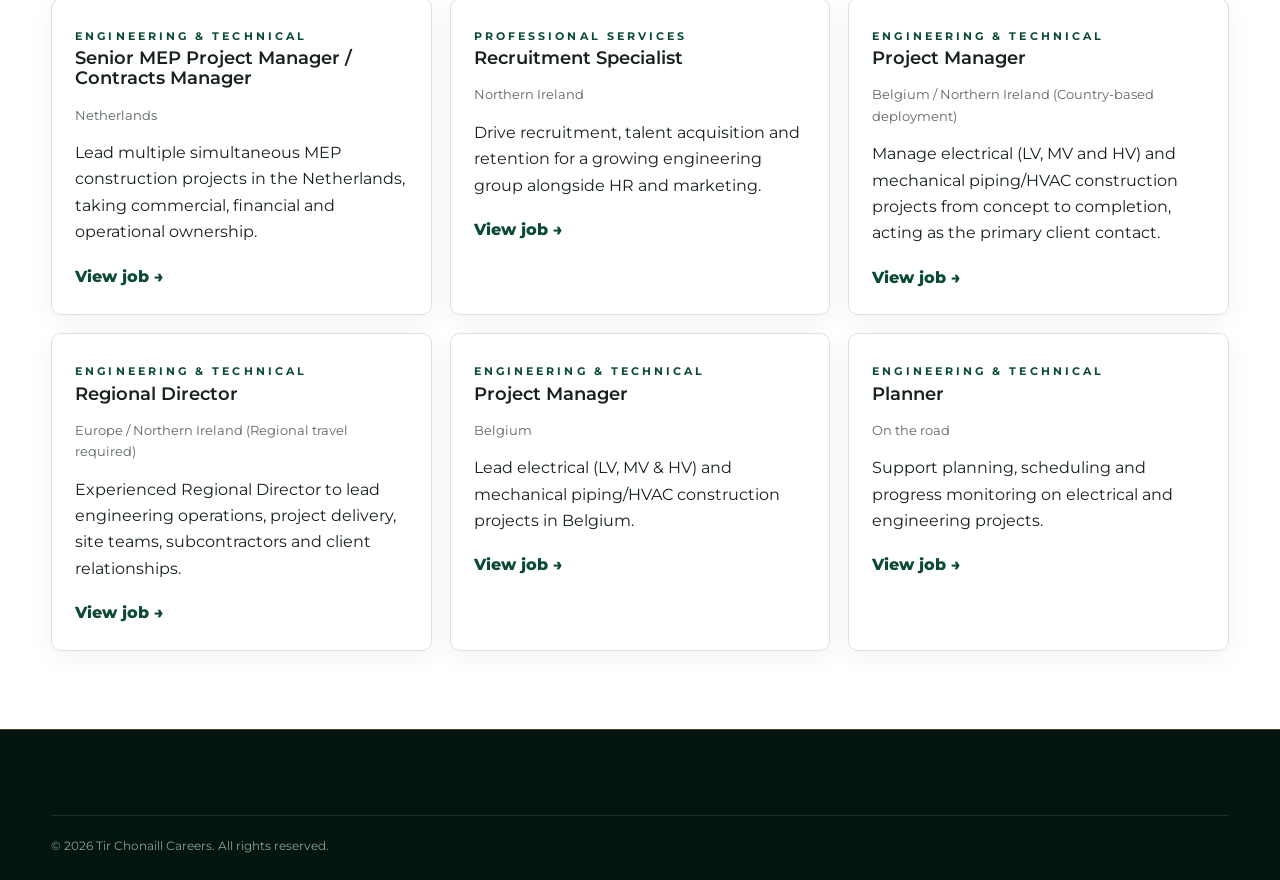
<file: jobs.html>
<!doctype html><html lang="en"><head><meta charset="utf-8"><meta name="viewport" content="width=device-width,initial-scale=1"><title>Jobs | Tir Chonaill Careers</title><link rel="stylesheet" href="css/style.css"></head><body><header class="header"><div class="container nav"><a class="brand" href="index.html"><img src="images/logo.jpg" alt="Tir Chonaill Careers"><div><strong>TIR CHONAILL</strong><small>CAREERS</small></div></a><button class="mobile-toggle">☰</button><nav class="navlinks"><a href="index.html">Home</a><a class="active" href="jobs.html">Jobs</a><a href="candidates.html">Candidates</a><a href="employers.html">Employers</a><a href="about.html">About</a><a href="contact.html">Contact</a><a class="btn btn-gold" href="apply.html">Upload Your CV</a></nav></div></header><section class="page-hero jobs-page"><div class="container"><span class="eyebrow">Current vacancies</span><h1>Find your next opportunity.</h1><p>Explore roles across engineering, technical, construction, professional services and technology.</p></div></section><main class="section"><div class="container"><div class="filters"><input id="q" class="input" placeholder="Search job title, skill or sector"><select id="location"><option value="">All locations</option></select><select id="type"><option value="">All job types</option></select><a class="btn btn-green" href="apply.html">Send your CV</a></div><div id="jobsList" class="jobs-grid"></div></div></main><footer class="footer"><div class="container"><div class="copyright">© 2026 Tir Chonaill Careers. All rights reserved.</div></div></footer><script src="js/main.js"></script><script src="js/jobs.js"></script></body></html>
</file>
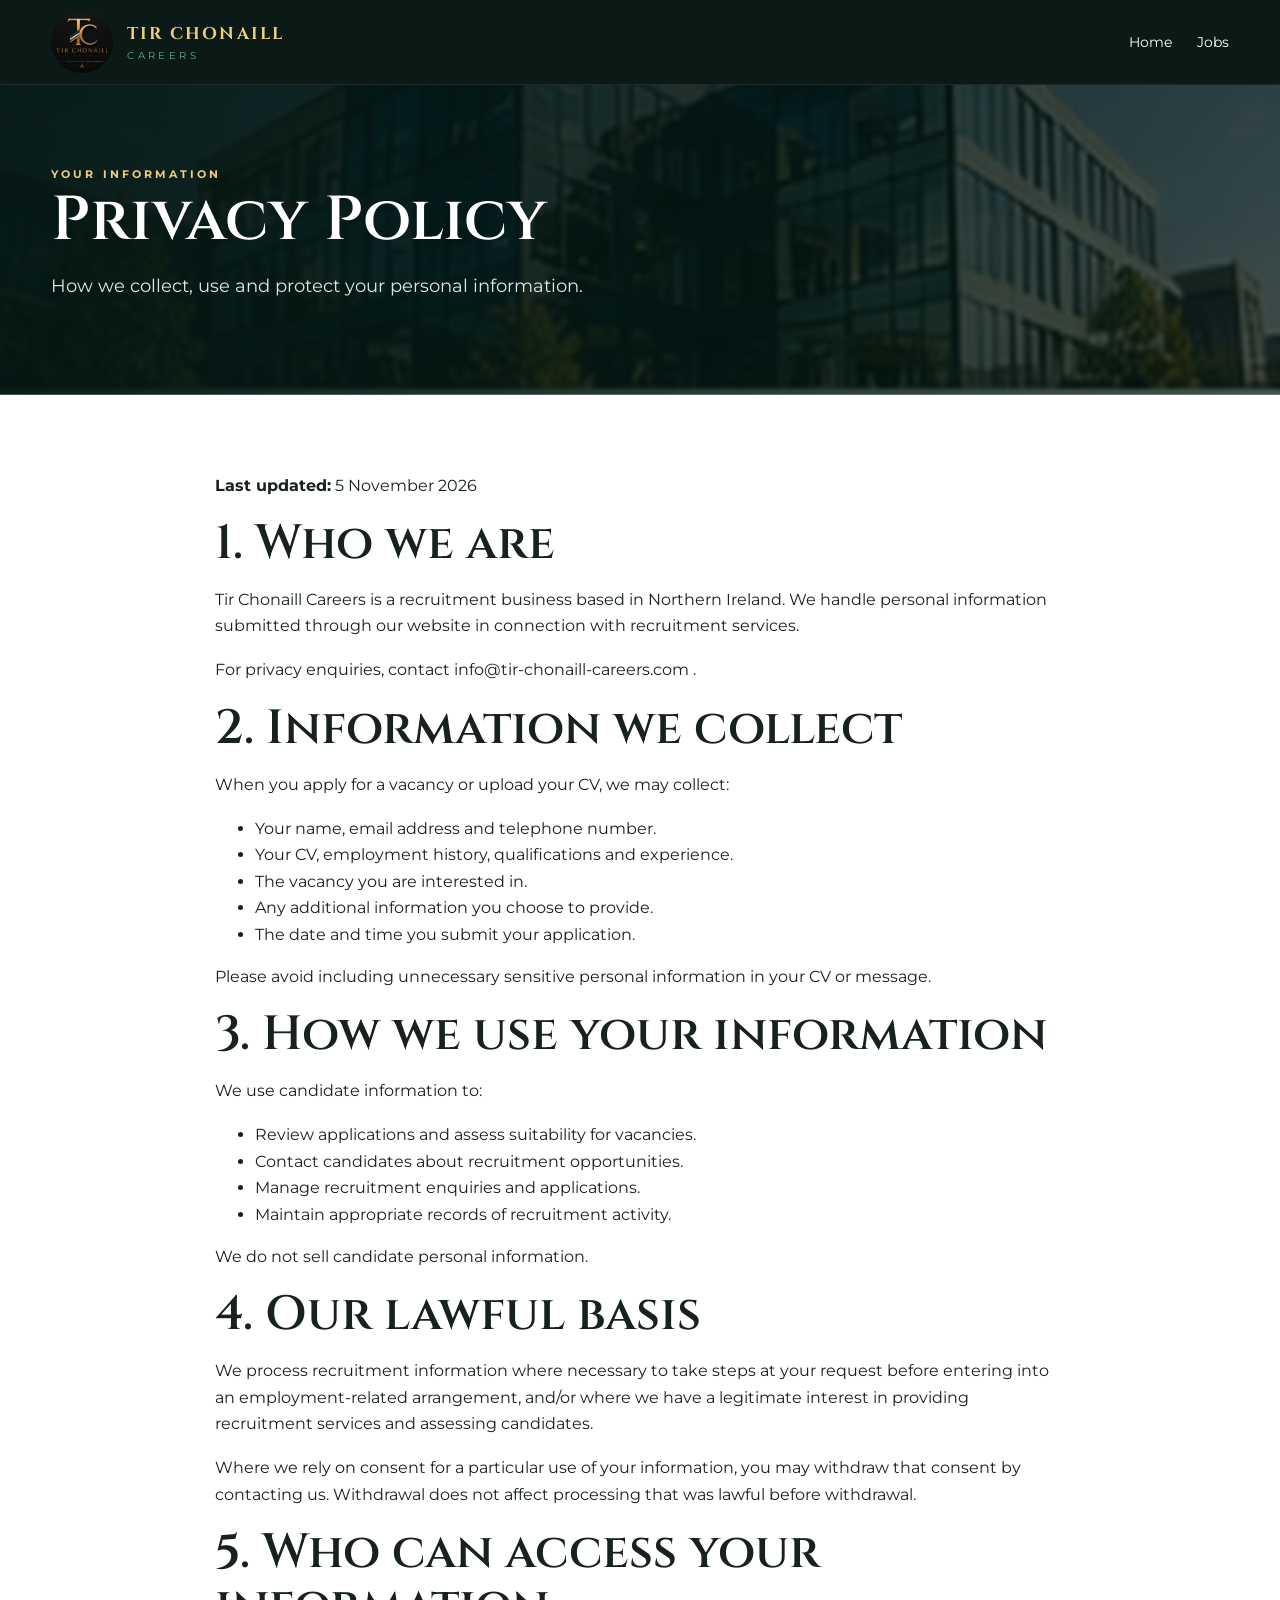
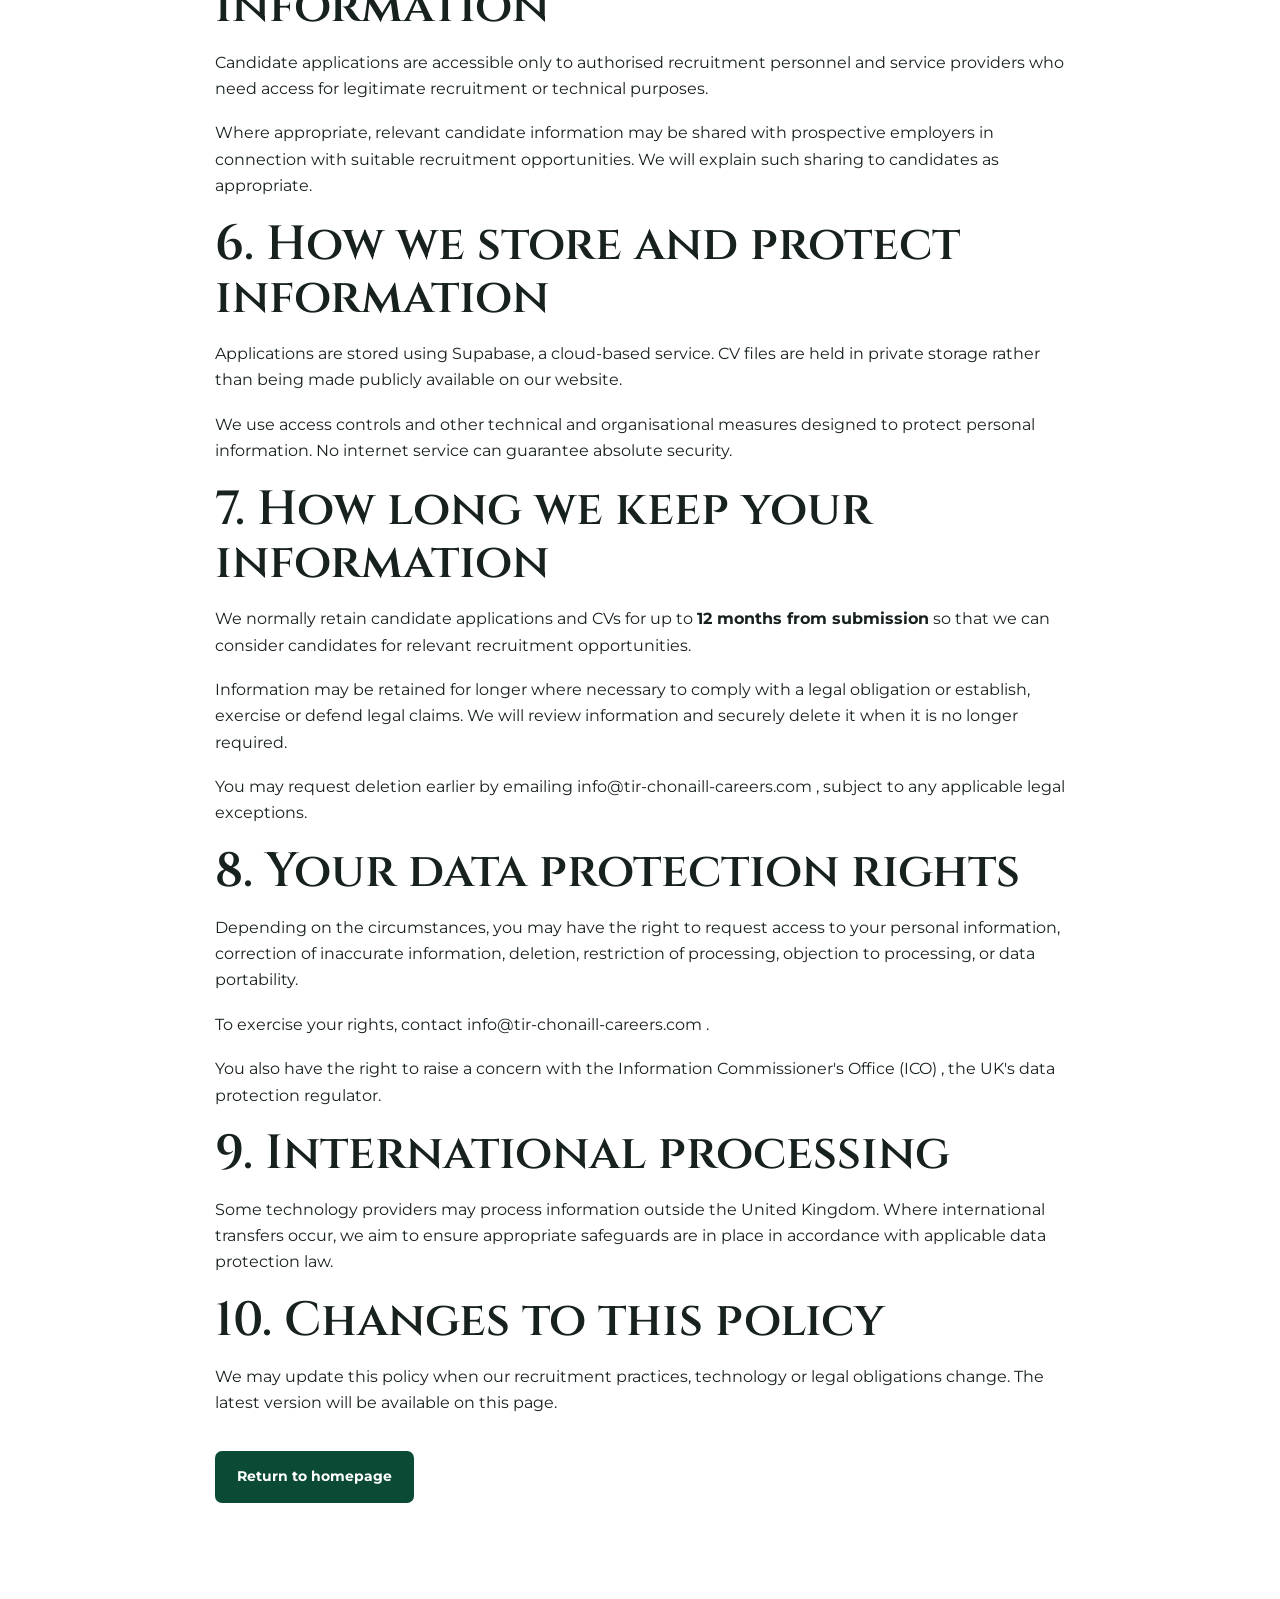
<file: privacy.html>
<!doctype html>
<html lang="en">
<head>
  <meta charset="utf-8">
  <meta name="viewport" content="width=device-width,initial-scale=1">
  <title>Privacy Policy | Tir Chonaill Careers</title>
  <meta name="description" content="How Tir Chonaill Careers collects, uses and protects candidate personal information.">
  <link rel="icon" type="image/jpeg" href="/images/logo.jpg">
  <link rel="stylesheet" href="css/style.css">
</head>
<body>

<header class="header">
  <div class="container nav">
    <a class="brand" href="index.html">
      <img src="images/logo.jpg" alt="Tir Chonaill Careers">
      <div>
        <strong>TIR CHONAILL</strong>
        <small>CAREERS</small>
      </div>
    </a>
    <nav class="navlinks">
      <a href="index.html">Home</a>
      <a href="jobs.html">Jobs</a>
    </nav>
  </div>
</header>

<section class="page-hero">
  <div class="container">
    <span class="eyebrow">Your information</span>
    <h1>Privacy Policy</h1>
    <p>How we collect, use and protect your personal information.</p>
  </div>
</section>

<main class="section">
  <div class="container" style="max-width:850px">

    <p><strong>Last updated:</strong> 5 November 2026</p>

    <h2>1. Who we are</h2>
    <p>
      Tir Chonaill Careers is a recruitment business based in
      Northern Ireland. We handle personal information submitted
      through our website in connection with recruitment services.
    </p>
    <p>
      For privacy enquiries, contact
      <a href="mailto:info@tir-chonaill-careers.com">
        info@tir-chonaill-careers.com
      </a>.
    </p>

    <h2>2. Information we collect</h2>
    <p>When you apply for a vacancy or upload your CV, we may collect:</p>
    <ul>
      <li>Your name, email address and telephone number.</li>
      <li>Your CV, employment history, qualifications and experience.</li>
      <li>The vacancy you are interested in.</li>
      <li>Any additional information you choose to provide.</li>
      <li>The date and time you submit your application.</li>
    </ul>
    <p>
      Please avoid including unnecessary sensitive personal information
      in your CV or message.
    </p>

    <h2>3. How we use your information</h2>
    <p>We use candidate information to:</p>
    <ul>
      <li>Review applications and assess suitability for vacancies.</li>
      <li>Contact candidates about recruitment opportunities.</li>
      <li>Manage recruitment enquiries and applications.</li>
      <li>Maintain appropriate records of recruitment activity.</li>
    </ul>
    <p>
      We do not sell candidate personal information.
    </p>

    <h2>4. Our lawful basis</h2>
    <p>
      We process recruitment information where necessary to take
      steps at your request before entering into an employment-related
      arrangement, and/or where we have a legitimate interest in
      providing recruitment services and assessing candidates.
    </p>
    <p>
      Where we rely on consent for a particular use of your
      information, you may withdraw that consent by contacting us.
      Withdrawal does not affect processing that was lawful before
      withdrawal.
    </p>

    <h2>5. Who can access your information</h2>
    <p>
      Candidate applications are accessible only to authorised
      recruitment personnel and service providers who need access
      for legitimate recruitment or technical purposes.
    </p>
    <p>
      Where appropriate, relevant candidate information may be shared
      with prospective employers in connection with suitable
      recruitment opportunities. We will explain such sharing to
      candidates as appropriate.
    </p>

    <h2>6. How we store and protect information</h2>
    <p>
      Applications are stored using Supabase, a cloud-based service.
      CV files are held in private storage rather than being made
      publicly available on our website.
    </p>
    <p>
      We use access controls and other technical and organisational
      measures designed to protect personal information. No internet
      service can guarantee absolute security.
    </p>

    <h2>7. How long we keep your information</h2>
    <p>
      We normally retain candidate applications and CVs for up to
      <strong>12 months from submission</strong> so that we can
      consider candidates for relevant recruitment opportunities.
    </p>
    <p>
      Information may be retained for longer where necessary to
      comply with a legal obligation or establish, exercise or defend
      legal claims. We will review information and securely delete
      it when it is no longer required.
    </p>
    <p>
      You may request deletion earlier by emailing
      <a href="mailto:info@tir-chonaill-careers.com">
        info@tir-chonaill-careers.com
      </a>, subject to any applicable legal exceptions.
    </p>

    <h2>8. Your data protection rights</h2>
    <p>
      Depending on the circumstances, you may have the right to
      request access to your personal information, correction of
      inaccurate information, deletion, restriction of processing,
      objection to processing, or data portability.
    </p>
    <p>
      To exercise your rights, contact
      <a href="mailto:info@tir-chonaill-careers.com">
        info@tir-chonaill-careers.com
      </a>.
    </p>
    <p>
      You also have the right to raise a concern with the
      <a href="https://ico.org.uk/make-a-complaint/"
         target="_blank" rel="noopener noreferrer">
        Information Commissioner's Office (ICO)
      </a>, the UK's data protection regulator.
    </p>

    <h2>9. International processing</h2>
    <p>
      Some technology providers may process information outside
      the United Kingdom. Where international transfers occur,
      we aim to ensure appropriate safeguards are in place
      in accordance with applicable data protection law.
    </p>

    <h2>10. Changes to this policy</h2>
    <p>
      We may update this policy when our recruitment practices,
      technology or legal obligations change. The latest version
      will be available on this page.
    </p>

    <p style="margin-top:35px">
      <a class="btn btn-green" href="index.html">Return to homepage</a>
    </p>

  </div>
</main>

</body>
</html>
</file>
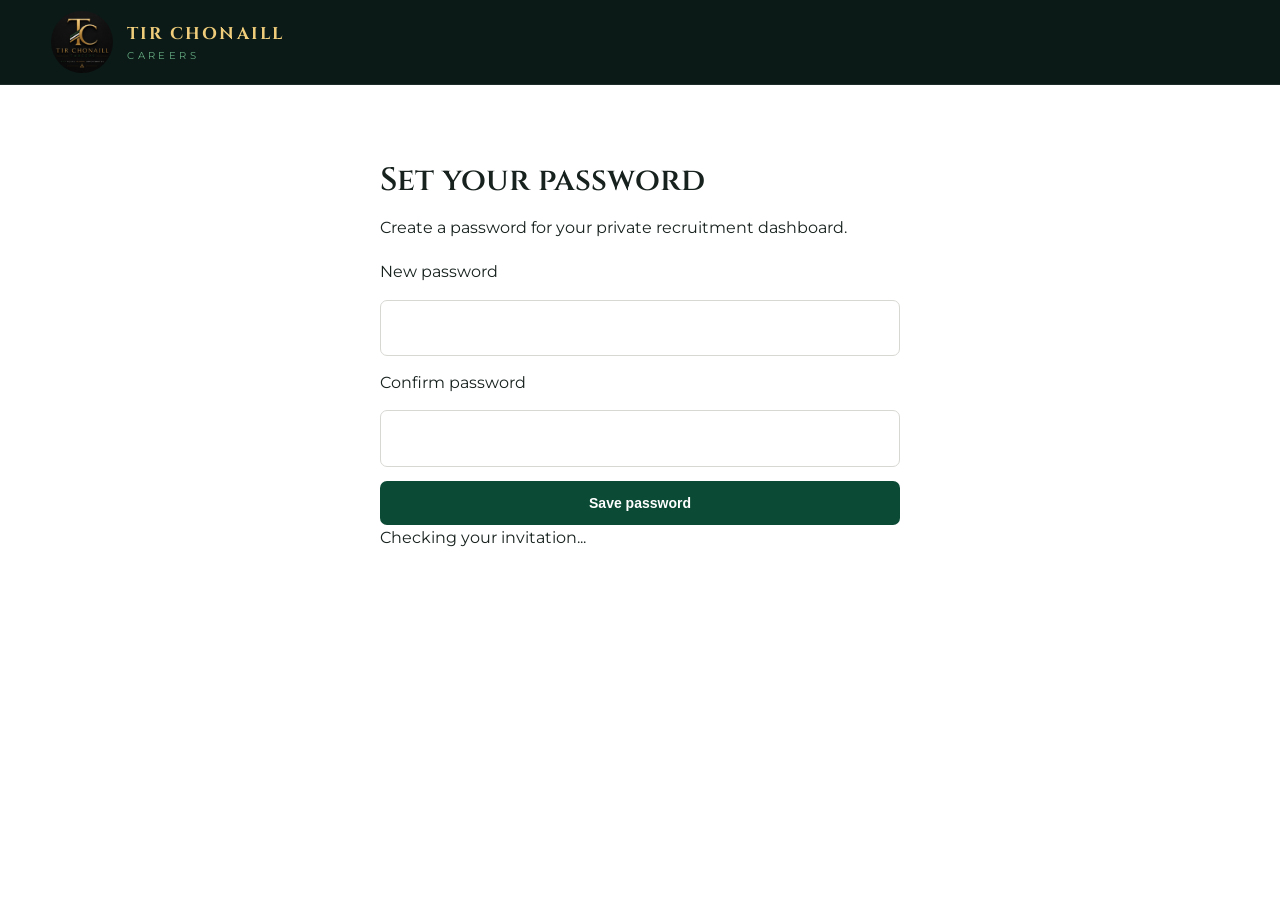
<file: setup-password.html>
<!doctype html>
<html lang="en">
<head>
  <meta charset="utf-8">
  <meta name="viewport" content="width=device-width,initial-scale=1">
  <title>Set Your Password | Tir Chonaill Careers</title>
  <link rel="stylesheet" href="css/style.css">
  <link rel="icon" href="images/logo.jpg" type="image/jpeg">
</head>
<body>
<header class="header">
  <div class="container nav">
    <a class="brand" href="index.html">
      <img src="images/logo.jpg" alt="Tir Chonaill Careers">
      <div><strong>TIR CHONAILL</strong><small>CAREERS</small></div>
    </a>
  </div>
</header>

<main class="section">
  <div class="container" style="max-width:520px">
    <h1>Set your password</h1>
    <p>Create a password for your private recruitment dashboard.</p>

    <form id="passwordForm" class="form" hidden>
      <label for="password">New password</label>
      <input class="input" id="password" type="password"
             autocomplete="new-password" minlength="12" required>

      <label for="confirmPassword">Confirm password</label>
      <input class="input" id="confirmPassword" type="password"
             autocomplete="new-password" minlength="12" required>

      <button class="btn btn-green" id="saveButton" type="submit">
        Save password
      </button>
    </form>

    <p id="status" role="status" aria-live="polite">
      Checking your invitation...
    </p>
  </div>
</main>

<script type="module">
  import { createClient } from
    "https://esm.sh/@supabase/supabase-js@2";

  const supabase = createClient(
    "https://wqybomkrofcctkpgrqdf.supabase.co",
    "sb_publishable_SKJ0iSUfbHTuyHkgIEgRMw_gqRWVfPA"
  );

  const form = document.getElementById("passwordForm");
  const status = document.getElementById("status");
  const saveButton = document.getElementById("saveButton");

  const { data: { session } } = await supabase.auth.getSession();

  if (session) {
    form.hidden = false;
    status.textContent = "";
  } else {
    status.textContent =
      "This invitation is invalid or has expired. Please request a new invitation.";
  }

  supabase.auth.onAuthStateChange((_event, session) => {
    if (session) {
      form.hidden = false;
      status.textContent = "";
    }
  });

  form.addEventListener("submit", async (event) => {
    event.preventDefault();

    const password = document.getElementById("password").value;
    const confirm = document.getElementById("confirmPassword").value;

    if (password !== confirm) {
      status.textContent = "Passwords do not match.";
      return;
    }

    saveButton.disabled = true;
    status.textContent = "Saving your password...";

    const { error } = await supabase.auth.updateUser({ password });

    if (error) {
      status.textContent = error.message;
      saveButton.disabled = false;
      return;
    }

    status.textContent = "Password saved. Opening your dashboard...";
    window.location.replace("dashboard.html");
  });
</script>
</body>
</html>
</file>
<file: css/style.css>
@import url('https://fonts.googleapis.com/css2?family=Cinzel:wght@500;600&family=Montserrat:wght@400;500;600;700&display=swap');
:root{--ink:#061713;--charcoal:#111716;--green:#0b4b35;--green2:#123c2e;--gold:#d5a53f;--gold2:#efcd7b;--paper:#f7f5ef;--text:#17211e;--muted:#68716d;--line:#e2dfd7;--white:#fff}*{box-sizing:border-box}html{scroll-behavior:smooth}body{margin:0;font-family:'Montserrat',Arial,sans-serif;color:var(--text);background:#fff;line-height:1.65}h1,h2,h3{font-family:'Cinzel',Georgia,serif;line-height:1.12;margin:0 0 16px;font-weight:600}p{margin:0 0 18px}a{text-decoration:none;color:inherit}.container{width:min(1180px,92%);margin:auto}.header{position:sticky;top:0;z-index:20;background:rgba(4,19,16,.97);color:#fff;border-bottom:1px solid rgba(255,255,255,.08)}.nav{min-height:84px;display:flex;align-items:center;justify-content:space-between;gap:24px}.brand{display:flex;align-items:center;gap:14px}.brand img{width:62px;height:62px;object-fit:cover;object-position:50% 18%;border-radius:50%}.brand strong{font-family:'Cinzel',serif;letter-spacing:.12em;color:var(--gold2);font-size:17px}.brand small{display:block;letter-spacing:.34em;color:#65aa81;font-size:10px}.navlinks{display:flex;gap:25px;align-items:center;font-size:14px}.navlinks>a:not(.btn){padding:29px 0 25px;border-bottom:2px solid transparent}.navlinks>a.active,.navlinks>a:not(.btn):hover{color:var(--gold2);border-bottom-color:var(--gold)}.btn{display:inline-flex;align-items:center;justify-content:center;padding:13px 21px;border-radius:7px;font-weight:700;border:1px solid transparent;cursor:pointer;font-size:14px}.btn-gold{background:linear-gradient(135deg,var(--gold2),var(--gold));color:#16130c;box-shadow:0 8px 20px rgba(213,165,63,.18)}.btn-outline{border-color:rgba(255,255,255,.7);color:#fff;background:rgba(4,19,16,.22)}.btn-green{background:var(--green);color:#fff}.mobile-toggle{display:none}.eyebrow{text-transform:uppercase;letter-spacing:.28em;font-size:11px;color:var(--gold2);font-weight:700}.eyebrow.dark{color:var(--green)}
.hero{color:#fff;background:linear-gradient(115deg,#041713 0%,#09271f 62%,#111b18 100%);padding:72px 0;overflow:hidden}.hero-grid{display:grid;grid-template-columns:1.12fr .88fr;align-items:center;gap:50px}.hero h1{font-size:clamp(48px,6vw,78px);letter-spacing:-.035em;margin-top:12px;max-width:780px}.hero h1 span{color:var(--gold)}.hero p{font-size:16px;max-width:690px;color:#dbe4e0}.hero .hero-lead{font-size:20px;color:#fff;max-width:680px}.hero .eyebrow span{color:#58b47d}.hero-actions{display:flex;gap:14px;flex-wrap:wrap;margin-top:28px}.hero-people{height:430px;position:relative}.hero-photo{position:absolute;background-size:cover;background-position:center;border:1px solid rgba(239,205,123,.32);box-shadow:0 24px 60px rgba(0,0,0,.32)}.hero-photo-one{width:72%;height:82%;right:0;top:0;background-image:linear-gradient(0deg,rgba(5,21,17,.15),rgba(5,21,17,.02)),url('../images/employer.jpg');border-radius:6px}.hero-photo-two{width:55%;height:58%;left:0;bottom:0;background-image:url('../images/candidate.jpg');border-radius:6px;border:6px solid #08251e}.features{padding:25px 0;border-bottom:1px solid var(--line);background:#fff}.feature-grid{display:grid;grid-template-columns:repeat(4,1fr)}.feature{padding:8px 24px;border-right:1px solid var(--line)}.feature:last-child{border:0}.feature b{display:block;text-transform:uppercase;letter-spacing:.1em;font-size:11px}.feature span{color:var(--muted);font-size:13px}.section{padding:78px 0}.section-soft{background:var(--paper)}.section-head{display:flex;justify-content:space-between;gap:30px;align-items:end;margin-bottom:34px}.section-head p{max-width:680px}.section h2{font-size:clamp(34px,4vw,48px)}.sector-grid{display:grid;grid-template-columns:repeat(4,1fr);gap:16px}.sector-card{min-height:245px;border-radius:8px;padding:26px;background:linear-gradient(160deg,#0b3228,#062019);color:#fff;display:flex;flex-direction:column;justify-content:flex-end;position:relative;overflow:hidden;border-bottom:3px solid var(--gold)}.sector-card:before{content:'';position:absolute;inset:0;background:linear-gradient(0deg,rgba(3,20,16,.94),rgba(3,20,16,.18));z-index:0}.sector-card.engineering{background-image:url('../images/engineer.jpg');background-size:cover;background-position:center}.sector-card.construction{background-image:url('../images/construction.jpg');background-size:cover;background-position:center}.sector-card.professional{background-image:url('../images/candidate.jpg');background-size:cover;background-position:center}.sector-card.technology{background-image:url('../images/office.jpg');background-size:cover;background-position:center}.sector-card>*{position:relative;z-index:1}.sector-card h3{font-size:20px;color:#fff}.sector-card p{font-size:13px;margin:0;color:#e4ece8}.sector-icon{font-size:30px;color:var(--gold2);margin-bottom:18px}.jobs-grid{display:grid;grid-template-columns:repeat(3,1fr);gap:18px}.job-card{border:1px solid var(--line);border-radius:10px;background:#fff;box-shadow:0 8px 24px rgba(20,30,25,.05);transition:.2s;overflow:hidden}.job-card:hover{transform:translateY(-3px);box-shadow:0 14px 35px rgba(20,30,25,.1)}.job-card .job-photo{height:150px;background-size:cover;background-position:center}.job-card .job-body{padding:23px}.job-card h3{font-family:'Montserrat',Arial,sans-serif;font-size:18px}.meta{display:grid;gap:5px;color:#5d6762;font-size:13px;margin:14px 0}.job-link{color:var(--green);font-weight:800}.global-band{background:linear-gradient(90deg,#061713,#0b3b2d);color:#fff;padding:48px 0;border-top:1px solid rgba(213,165,63,.4);border-bottom:1px solid rgba(213,165,63,.4)}.global-inner{display:grid;grid-template-columns:.85fr 1.15fr;gap:70px;align-items:center}.global-band h2{font-size:35px;margin:7px 0 0}.global-band p{margin:0;color:#d7e0dc}.people-strip{display:grid;grid-template-columns:1fr 1fr;background:#061713}.people-card{min-height:390px;background-size:cover;background-position:center;position:relative;display:flex;align-items:flex-end}.people-card:before{content:'';position:absolute;inset:0;background:linear-gradient(90deg,rgba(3,20,16,.94),rgba(3,20,16,.45))}.employer-photo:before{background:linear-gradient(270deg,rgba(3,20,16,.94),rgba(3,20,16,.4))}.candidate-photo{background-image:url('../images/candidate.jpg')}.employer-photo{background-image:url('../images/employer.jpg');justify-content:flex-end}.people-copy{position:relative;z-index:1;color:#fff;padding:50px;width:min(560px,92%)}.people-copy h2{font-size:38px}.people-copy p{color:#e0e8e4;font-size:15px;max-width:490px}.page-hero{background:linear-gradient(90deg,rgba(4,23,19,.97),rgba(4,23,19,.74)),url('../images/office.jpg');background-size:cover;background-position:center;color:#fff;padding:75px 0}.page-hero h1{font-size:clamp(42px,6vw,62px);max-width:780px}.page-hero p{max-width:700px;font-size:18px;color:#e0e8e4}.candidate-page{background-image:linear-gradient(90deg,rgba(4,23,19,.96),rgba(4,23,19,.46)),url('../images/candidate.jpg');background-position:center}.employer-page{background-image:linear-gradient(90deg,rgba(4,23,19,.96),rgba(4,23,19,.44)),url('../images/employer.jpg');background-position:center}.jobs-page{background-image:linear-gradient(90deg,rgba(4,23,19,.96),rgba(4,23,19,.52)),url('../images/engineer.jpg')}.about-hero{min-height:520px;display:flex;align-items:center;background-image:linear-gradient(90deg,rgba(4,23,19,.93),rgba(4,23,19,.22)),url('../images/hero.jpg');background-size:cover;background-position:center;color:#fff}.about-hero h1{font-size:clamp(46px,7vw,74px);margin-top:12px}.about-hero p{font-size:19px}.split{display:grid;grid-template-columns:1fr 1fr;gap:60px;align-items:center}.panel{background:var(--ink);color:#fff;padding:48px;border-radius:10px;border-top:3px solid var(--gold)}.panel p{color:#cbd6d1}.image-panel{min-height:440px;background-size:cover;background-position:center;border-radius:8px;box-shadow:0 18px 50px rgba(0,0,0,.12)}.candidate-panel{background-image:url('../images/candidate.jpg')}.employer-panel{background-image:url('../images/employer.jpg')}.three-grid{display:grid;grid-template-columns:repeat(3,1fr);gap:18px}.info-card{padding:30px;border:1px solid var(--line);background:#fff;border-radius:8px}.info-card b{color:var(--gold);font-family:'Cinzel',serif;font-size:24px}.info-card h3{font-size:21px;margin-top:10px}.story-grid{display:grid;grid-template-columns:1.05fr .95fr;gap:60px;align-items:center}.story-image{min-height:430px;background:url('../images/hero.jpg') center/cover;border-radius:8px}.filters{display:grid;grid-template-columns:2fr 1fr 1fr auto;gap:12px;margin-bottom:28px}.input,select,textarea{width:100%;padding:14px 15px;border:1px solid #d8d8d3;border-radius:7px;background:#fff;font:inherit}textarea{min-height:150px}.form{display:grid;gap:14px}.form-row{display:grid;grid-template-columns:1fr 1fr;gap:14px}.notice{padding:15px;border-radius:8px;background:#eef6f1;color:#24513d;font-size:14px}.footer{background:#041411;color:#d4ddd9;padding:50px 0 25px;border-top:1px solid rgba(213,165,63,.35)}.footer-grid{display:grid;grid-template-columns:2fr 1fr 1fr;gap:40px}.footer h3{color:var(--gold2)}.copyright{border-top:1px solid rgba(255,255,255,.1);margin-top:35px;padding-top:20px;color:#8fa099;font-size:12px}.empty{padding:30px;border:1px dashed #bbb;border-radius:10px;color:var(--muted)}
@media(max-width:900px){.mobile-toggle{display:block;background:none;border:0;color:#fff;font-size:25px}.navlinks{display:none;position:absolute;top:84px;left:0;right:0;background:#061713;padding:24px;flex-direction:column}.navlinks.open{display:flex}.navlinks>a:not(.btn){padding:5px;border:0}.hero-grid,.split,.story-grid,.global-inner{grid-template-columns:1fr}.hero-people{height:360px}.sector-grid{grid-template-columns:1fr 1fr}.feature-grid{grid-template-columns:1fr 1fr}.feature:nth-child(2){border-right:0}.jobs-grid,.three-grid{grid-template-columns:1fr}.filters{grid-template-columns:1fr}.section-head{align-items:start;flex-direction:column}.people-strip{grid-template-columns:1fr}.people-card{min-height:360px}.footer-grid{grid-template-columns:1fr}.form-row{grid-template-columns:1fr}}
@media(max-width:560px){.brand strong,.brand small{display:none}.feature-grid,.sector-grid{grid-template-columns:1fr}.feature{border-right:0;border-bottom:1px solid var(--line)}.hero{padding:55px 0}.hero h1{font-size:45px}.hero-people{height:290px}.hero-photo-one{width:82%}.hero-photo-two{width:58%}.section{padding:58px 0}.page-hero h1,.section h2{font-size:36px}.about-hero{min-height:440px}.people-copy{padding:36px 24px}}

/* Refined homepage — intentionally restrained and editorial */
.hero-refined{min-height:620px;display:flex;align-items:center;background-image:linear-gradient(90deg,rgba(4,23,19,.96) 0%,rgba(4,23,19,.84) 40%,rgba(4,23,19,.18) 72%,rgba(4,23,19,.08) 100%),url('../images/employer.jpg');background-size:cover;background-position:center;padding:90px 0}.hero-refined .refined-copy{max-width:700px}.hero-refined h1{font-size:clamp(50px,6.2vw,76px);max-width:760px}.hero-refined .hero-lead{font-size:21px;max-width:650px}.sectors-clean{background:#fff}.clean-intro{max-width:720px;margin-bottom:48px}.clean-intro h2{margin-top:10px}.clean-intro p{font-size:17px;color:var(--muted)}.sector-list{display:grid;grid-template-columns:repeat(4,1fr);border-top:1px solid var(--line);border-bottom:1px solid var(--line)}.sector-list article{padding:34px 30px 34px 0;margin-right:30px;border-right:1px solid var(--line)}.sector-list article:last-child{border-right:0;margin-right:0}.sector-list span{font-size:12px;letter-spacing:.18em;color:var(--gold);font-weight:700}.sector-list h3{font-family:'Montserrat',Arial,sans-serif;font-size:17px;margin:14px 0 10px}.sector-list p{font-size:13px;color:var(--muted);margin:0}.latest-clean{background:var(--paper)}.latest-clean .job-card{box-shadow:none;border-radius:3px}.latest-clean .job-card:hover{box-shadow:0 10px 25px rgba(20,30,25,.07)}.latest-clean .job-photo{display:none}.text-link{color:var(--green);font-weight:700;font-size:14px;border-bottom:1px solid rgba(11,75,53,.25);padding-bottom:3px}.approach-section{background:#fff}.approach-grid{display:grid;grid-template-columns:.95fr 1.05fr;gap:72px;align-items:center}.approach-image{min-height:500px;background:url('../images/candidate.jpg') center/cover;border-radius:2px}.approach-copy>p{font-size:17px;color:var(--muted);max-width:650px}.approach-copy h2{font-size:clamp(36px,4vw,50px);margin-top:10px}.approach-actions{display:grid;grid-template-columns:1fr 1fr;gap:38px;margin-top:38px;padding-top:32px;border-top:1px solid var(--line)}.approach-actions h3{font-family:'Montserrat',Arial,sans-serif;font-size:17px;margin-bottom:8px}.approach-actions p{font-size:13px;color:var(--muted)}.closing-band{background:#071d17;color:#fff;text-align:center;padding:68px 0;border-top:1px solid rgba(213,165,63,.35)}.closing-band span{text-transform:uppercase;letter-spacing:.25em;font-size:11px;color:var(--gold2)}.closing-band h2{font-size:clamp(32px,4vw,46px);margin:12px 0 25px}.closing-band .btn{min-width:145px}
@media(max-width:900px){.hero-refined{min-height:560px;background-position:62% center}.sector-list{grid-template-columns:1fr 1fr}.sector-list article{border-bottom:1px solid var(--line)}.approach-grid{grid-template-columns:1fr;gap:42px}.approach-image{min-height:420px}}
@media(max-width:560px){.hero-refined{min-height:540px;padding:70px 0;background-image:linear-gradient(90deg,rgba(4,23,19,.96),rgba(4,23,19,.68)),url('../images/employer.jpg')}.sector-list{grid-template-columns:1fr}.sector-list article{border-right:0;margin-right:0;padding:26px 0}.approach-actions{grid-template-columns:1fr}.approach-image{min-height:340px}}

.job-detail-content{max-width:850px;margin-top:2rem;color:#25332f}.job-detail-content h2{font-size:1.5rem;margin:1.5rem 0 .6rem}.job-detail-section ul{padding-left:1.5rem;line-height:1.8}.job-detail-section li{margin-bottom:.35rem}.job-detail-content p{line-height:1.75}

/* Job details: accessible light reading surface */
.job-title-hero{padding:64px 0 54px;background:linear-gradient(110deg,#061b16,#143a31);color:#fff}
.job-title-hero .eyebrow{color:#f0ca77}
.job-title-hero h1{color:#fff;font-size:clamp(38px,5vw,64px);margin:14px 0 20px}
.job-title-hero p{color:#f1f5f2;font-size:18px;margin:0}
.job-description-section{background:#fff;padding:52px 0 88px;color:#202d28}
.job-detail-panel{max-width:930px}
.job-description-section .job-detail-content{max-width:850px;margin:0;color:#26332e}
.job-description-section .job-detail-content p,.job-description-section li{color:#26332e;font-size:16px;line-height:1.8}
.job-description-section .job-detail-content h2{color:#123c2e;font-size:clamp(20px,2.3vw,27px);margin:32px 0 12px}
.job-description-section .job-detail-section{margin:24px 0}
.job-description-section .job-detail-section ul{padding-left:25px;margin:10px 0 22px}
.job-description-section .job-detail-section li{margin-bottom:9px}
.job-description-section .btn-green{margin-top:20px}
</file>
